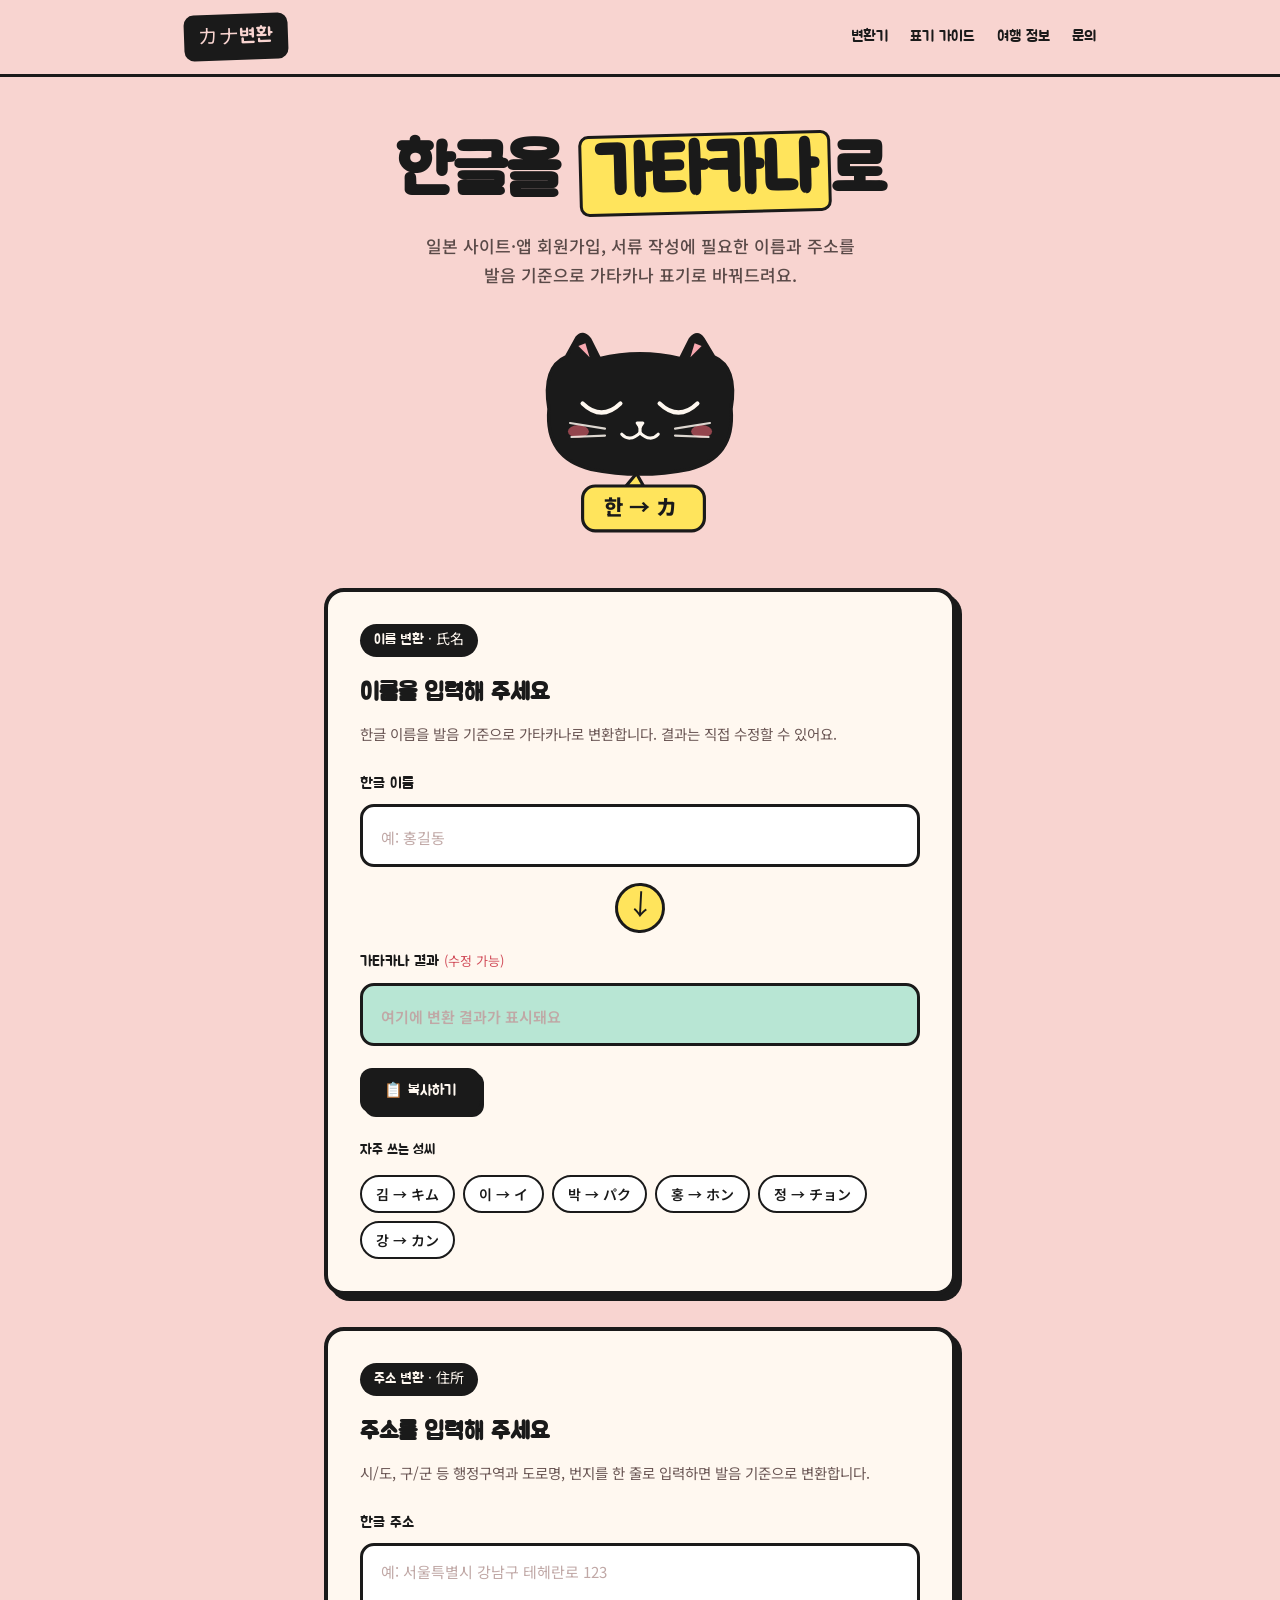
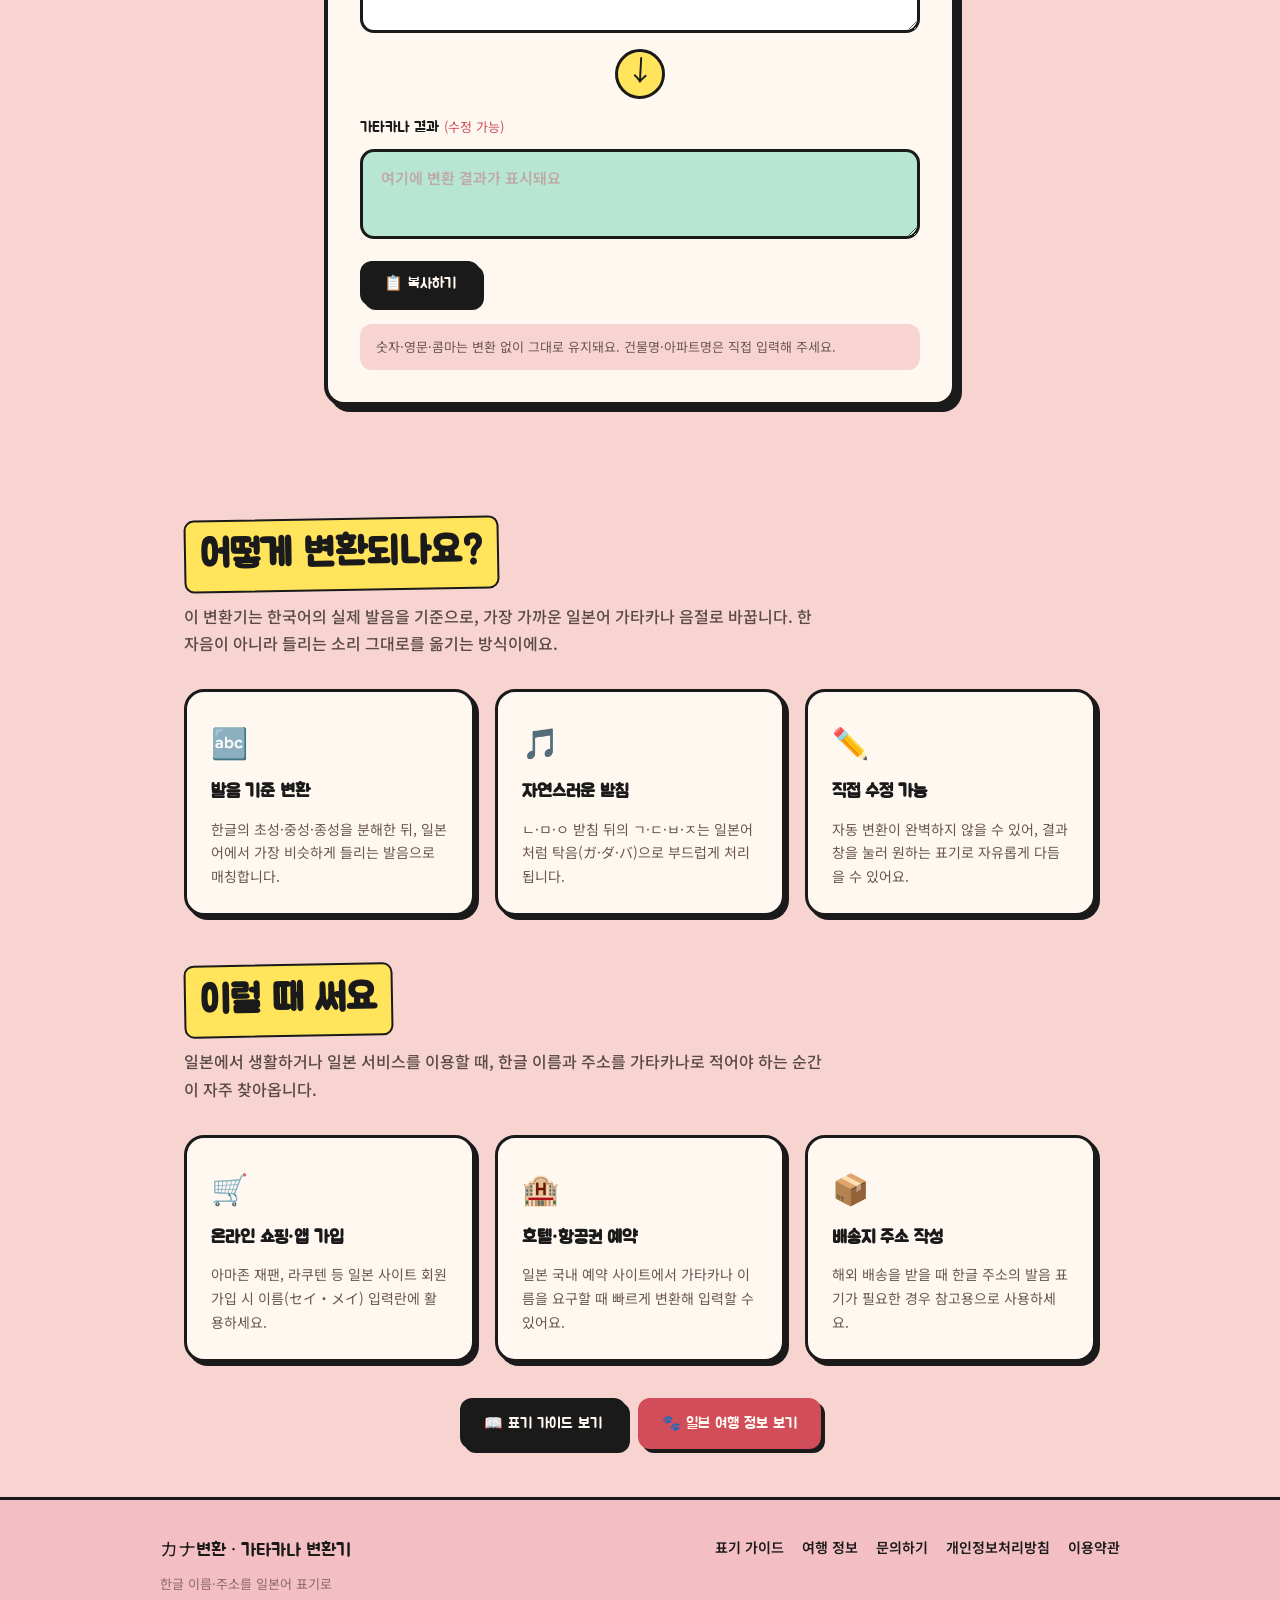
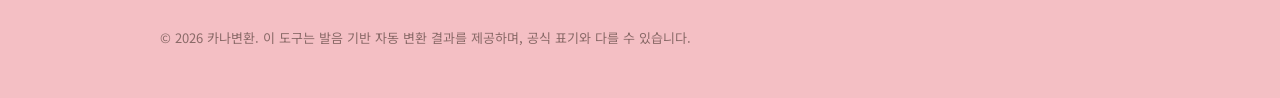
<file: index.html>
<!DOCTYPE html>
<html lang="ko">
<head>
<script async src="https://pagead2.googlesyndication.com/pagead/js/adsbygoogle.js?client=ca-pub-5680068113267734"
     crossorigin="anonymous"></script>
<meta charset="UTF-8">
<meta name="viewport" content="width=device-width, initial-scale=1.0">
<title>가타카나 변환기 | 한글 이름·주소를 일본어 표기로</title>
<meta name="description" content="한글 이름과 주소를 발음 기준으로 가타카나로 변환해주는 무료 도구입니다. 일본 사이트·앱 회원가입, 서류 작성에 필요한 일본어 표기를 빠르고 정확하게 만들어보세요.">
<meta name="keywords" content="가타카나 변환, 한글 가타카나, 이름 가타카나, 일본어 이름 변환, 주소 가타카나">
<meta property="og:title" content="가타카나 변환기 | 한글을 일본어 표기로">
<meta property="og:description" content="한글 이름과 주소를 가타카나로 쉽게 변환하세요.">
<meta property="og:type" content="website">
<link rel="preconnect" href="https://fonts.googleapis.com">
<link rel="preconnect" href="https://fonts.gstatic.com" crossorigin>
<link href="https://fonts.googleapis.com/css2?family=Jua&family=Noto+Sans+KR:wght@400;500;700&family=Zen+Maru+Gothic:wght@500;700&family=Zen+Kaku+Gothic+New:wght@500;700&display=swap" rel="stylesheet">
<link rel="stylesheet" href="style.css">
</head>
<body>

  <header class="site-header">
    <div class="header-inner">
      <a href="index.html" class="logo">カナ변환</a>
      <button class="nav-toggle" aria-label="메뉴 열기" aria-expanded="false">
        <span></span><span></span><span></span>
      </button>
      <nav class="header-nav">
        <a href="index.html" class="nav-link">변환기</a>
        <a href="guide.html" class="nav-link">표기 가이드</a>
        <a href="travel.html" class="nav-link">여행 정보</a>
        <a href="contact.html" class="nav-link">문의</a>
      </nav>
    </div>
  </header>

  <main>
    <!-- HERO -->
    <section class="hero">
      <h1 class="hero-title">한글을 <span class="pop">가타카나</span>로</h1>
      <p class="hero-sub">일본 사이트·앱 회원가입, 서류 작성에 필요한 이름과 주소를<br>발음 기준으로 가타카나 표기로 바꿔드려요.</p>
      <div class="hero-mascot">
        <!-- 마스코트 인라인 SVG -->
        <svg viewBox="0 0 400 340" xmlns="http://www.w3.org/2000/svg" role="img" aria-label="한글을 가타카나로 바꿔주는 검정 고양이 마스코트 캐릭터">
          <g stroke="#1A1A1A" stroke-width="5" stroke-linejoin="round" stroke-linecap="round">
            <path d="M70 130 Q60 70 95 55 L110 28 Q118 18 128 30 L142 58 Q200 44 258 58 L272 30 Q282 18 290 30 L305 55 Q340 70 330 130 Q336 200 270 216 Q200 230 130 216 Q64 200 70 130 Z" fill="#1A1A1A"/>
            <path d="M112 40 L122 36 L128 56 Z" fill="#F8A8B0" stroke="none"/>
            <path d="M288 40 L278 36 L272 56 Z" fill="#F8A8B0" stroke="none"/>
          </g>
          <g fill="none" stroke="#FFF8F0" stroke-width="6" stroke-linecap="round">
            <path d="M118 122 Q145 148 172 122"/>
            <path d="M228 122 Q255 148 282 122"/>
          </g>
          <ellipse cx="112" cy="162" rx="15" ry="9" fill="#F86A78" stroke="none" opacity="0.55"/>
          <ellipse cx="288" cy="162" rx="15" ry="9" fill="#F86A78" stroke="none" opacity="0.55"/>
          <g fill="none" stroke="#FFF8F0" stroke-width="4.5" stroke-linecap="round" stroke-linejoin="round">
            <path d="M196 150 L204 150 L200 156 Z" fill="#FFF8F0"/>
            <path d="M200 156 L200 164"/>
            <path d="M200 164 Q185 178 174 166"/>
            <path d="M200 164 Q215 178 226 166"/>
          </g>
          <g stroke="#FFF8F0" stroke-width="3" stroke-linecap="round" opacity="0.85">
            <path d="M150 158 L100 150"/>
            <path d="M150 168 L102 170"/>
            <path d="M250 158 L300 150"/>
            <path d="M250 168 L298 170"/>
          </g>
          <g>
            <path d="M180 240 L195 222 L205 240 Z" fill="#FFE45C" stroke="#1A1A1A" stroke-width="4.5" stroke-linejoin="round"/>
            <rect x="118" y="240" width="174" height="64" rx="18" fill="#FFE45C" stroke="#1A1A1A" stroke-width="4.5"/>
            <text x="200" y="282" font-family="'Noto Sans KR', sans-serif" font-size="30" font-weight="800" fill="#1A1A1A" text-anchor="middle">한 → カ</text>
          </g>
        </svg>
      </div>
    </section>

    <!-- CONVERTER -->
    <div class="converter-wrap">
      <!-- 이름 변환 -->
      <section class="converter-card" id="name">
        <span class="card-tag">이름 변환 · 氏名</span>
        <h2 class="card-title">이름을 입력해 주세요</h2>
        <p class="card-desc">한글 이름을 발음 기준으로 가타카나로 변환합니다. 결과는 직접 수정할 수 있어요.</p>

        <div class="field-group">
          <label for="name-input" class="field-label">한글 이름</label>
          <input type="text" id="name-input" class="field-input" placeholder="예: 홍길동" autocomplete="off" maxlength="30">
        </div>

        <div class="arrow-divider" aria-hidden="true"><span>↓</span></div>

        <div class="field-group">
          <label for="name-output" class="field-label">가타카나 결과 <span class="label-editable">(수정 가능)</span></label>
          <input type="text" id="name-output" class="field-input field-output" placeholder="여기에 변환 결과가 표시돼요" autocomplete="off">
        </div>

        <div class="result-actions">
          <button type="button" class="btn-copy" data-copy-target="name-output">📋 복사하기</button>
          <span class="copy-feedback" aria-live="polite"></span>
        </div>

        <div class="surname-hint">
          <p class="surname-hint-title">자주 쓰는 성씨</p>
          <div class="surname-chips">
            <button type="button" class="chip" data-name="김">김 → キム</button>
            <button type="button" class="chip" data-name="이">이 → イ</button>
            <button type="button" class="chip" data-name="박">박 → パク</button>
            <button type="button" class="chip" data-name="홍">홍 → ホン</button>
            <button type="button" class="chip" data-name="정">정 → チョン</button>
            <button type="button" class="chip" data-name="강">강 → カン</button>
          </div>
        </div>
      </section>

      <!-- 주소 변환 -->
      <section class="converter-card" id="address">
        <span class="card-tag">주소 변환 · 住所</span>
        <h2 class="card-title">주소를 입력해 주세요</h2>
        <p class="card-desc">시/도, 구/군 등 행정구역과 도로명, 번지를 한 줄로 입력하면 발음 기준으로 변환합니다.</p>

        <div class="field-group">
          <label for="address-input" class="field-label">한글 주소</label>
          <textarea id="address-input" class="field-input field-textarea" placeholder="예: 서울특별시 강남구 테헤란로 123" rows="2" maxlength="200"></textarea>
        </div>

        <div class="arrow-divider" aria-hidden="true"><span>↓</span></div>

        <div class="field-group">
          <label for="address-output" class="field-label">가타카나 결과 <span class="label-editable">(수정 가능)</span></label>
          <textarea id="address-output" class="field-input field-output field-textarea" placeholder="여기에 변환 결과가 표시돼요" rows="2"></textarea>
        </div>

        <div class="result-actions">
          <button type="button" class="btn-copy" data-copy-target="address-output">📋 복사하기</button>
          <span class="copy-feedback" aria-live="polite"></span>
        </div>

        <div class="note-box">숫자·영문·콤마는 변환 없이 그대로 유지돼요. 건물명·아파트명은 직접 입력해 주세요.</div>
      </section>
    </div>

    <!-- 정보성 콘텐츠: 어떻게 변환되나요 -->
    <section class="content-section">
      <h2 class="section-heading marker">어떻게 변환되나요?</h2>
      <p class="section-lead">이 변환기는 한국어의 실제 발음을 기준으로, 가장 가까운 일본어 가타카나 음절로 바꿉니다. 한자음이 아니라 들리는 소리 그대로를 옮기는 방식이에요.</p>
      <div class="info-grid">
        <div class="info-card">
          <span class="emoji" aria-hidden="true">🔤</span>
          <h3>발음 기준 변환</h3>
          <p>한글의 초성·중성·종성을 분해한 뒤, 일본어에서 가장 비슷하게 들리는 발음으로 매칭합니다.</p>
        </div>
        <div class="info-card">
          <span class="emoji" aria-hidden="true">🎵</span>
          <h3>자연스러운 받침</h3>
          <p>ㄴ·ㅁ·ㅇ 받침 뒤의 ㄱ·ㄷ·ㅂ·ㅈ는 일본어처럼 탁음(ガ·ダ·バ)으로 부드럽게 처리됩니다.</p>
        </div>
        <div class="info-card">
          <span class="emoji" aria-hidden="true">✏️</span>
          <h3>직접 수정 가능</h3>
          <p>자동 변환이 완벽하지 않을 수 있어, 결과창을 눌러 원하는 표기로 자유롭게 다듬을 수 있어요.</p>
        </div>
      </div>
    </section>

    <!-- 정보성 콘텐츠: 어디에 쓰나요 -->
    <section class="content-section" style="padding-top:0;">
      <h2 class="section-heading marker">이럴 때 써요</h2>
      <p class="section-lead">일본에서 생활하거나 일본 서비스를 이용할 때, 한글 이름과 주소를 가타카나로 적어야 하는 순간이 자주 찾아옵니다.</p>
      <div class="info-grid">
        <div class="info-card">
          <span class="emoji" aria-hidden="true">🛒</span>
          <h3>온라인 쇼핑·앱 가입</h3>
          <p>아마존 재팬, 라쿠텐 등 일본 사이트 회원가입 시 이름(セイ・メイ) 입력란에 활용하세요.</p>
        </div>
        <div class="info-card">
          <span class="emoji" aria-hidden="true">🏨</span>
          <h3>호텔·항공권 예약</h3>
          <p>일본 국내 예약 사이트에서 가타카나 이름을 요구할 때 빠르게 변환해 입력할 수 있어요.</p>
        </div>
        <div class="info-card">
          <span class="emoji" aria-hidden="true">📦</span>
          <h3>배송지 주소 작성</h3>
          <p>해외 배송을 받을 때 한글 주소의 발음 표기가 필요한 경우 참고용으로 사용하세요.</p>
        </div>
      </div>
      <div style="text-align:center; margin-top:36px; display:flex; gap:12px; justify-content:center; flex-wrap:wrap;">
        <a href="guide.html" class="btn-copy" style="text-decoration:none;">📖 표기 가이드 보기</a>
        <a href="travel.html" class="btn-copy" style="text-decoration:none; background:#D14D5A;">🐾 일본 여행 정보 보기</a>
      </div>
    </section>
  </main>

  <footer class="site-footer">
    <div class="footer-inner">
      <div>
        <div class="footer-brand">カナ변환 · 가타카나 변환기</div>
        <p style="font-size:13px; color:#8A6A68; margin:6px 0 0;">한글 이름·주소를 일본어 표기로</p>
      </div>
      <nav class="footer-links" aria-label="사이트 정보">
        <a href="guide.html">표기 가이드</a>
        <a href="travel.html">여행 정보</a>
        <a href="contact.html">문의하기</a>
        <a href="privacy.html">개인정보처리방침</a>
        <a href="terms.html">이용약관</a>
      </nav>
      <p class="footer-copy">© 2026 카나변환. 이 도구는 발음 기반 자동 변환 결과를 제공하며, 공식 표기와 다를 수 있습니다.</p>
    </div>
  </footer>

  <script src="converter.js"></script>
  <script src="script.js"></script>
</body>
</html>
</file>
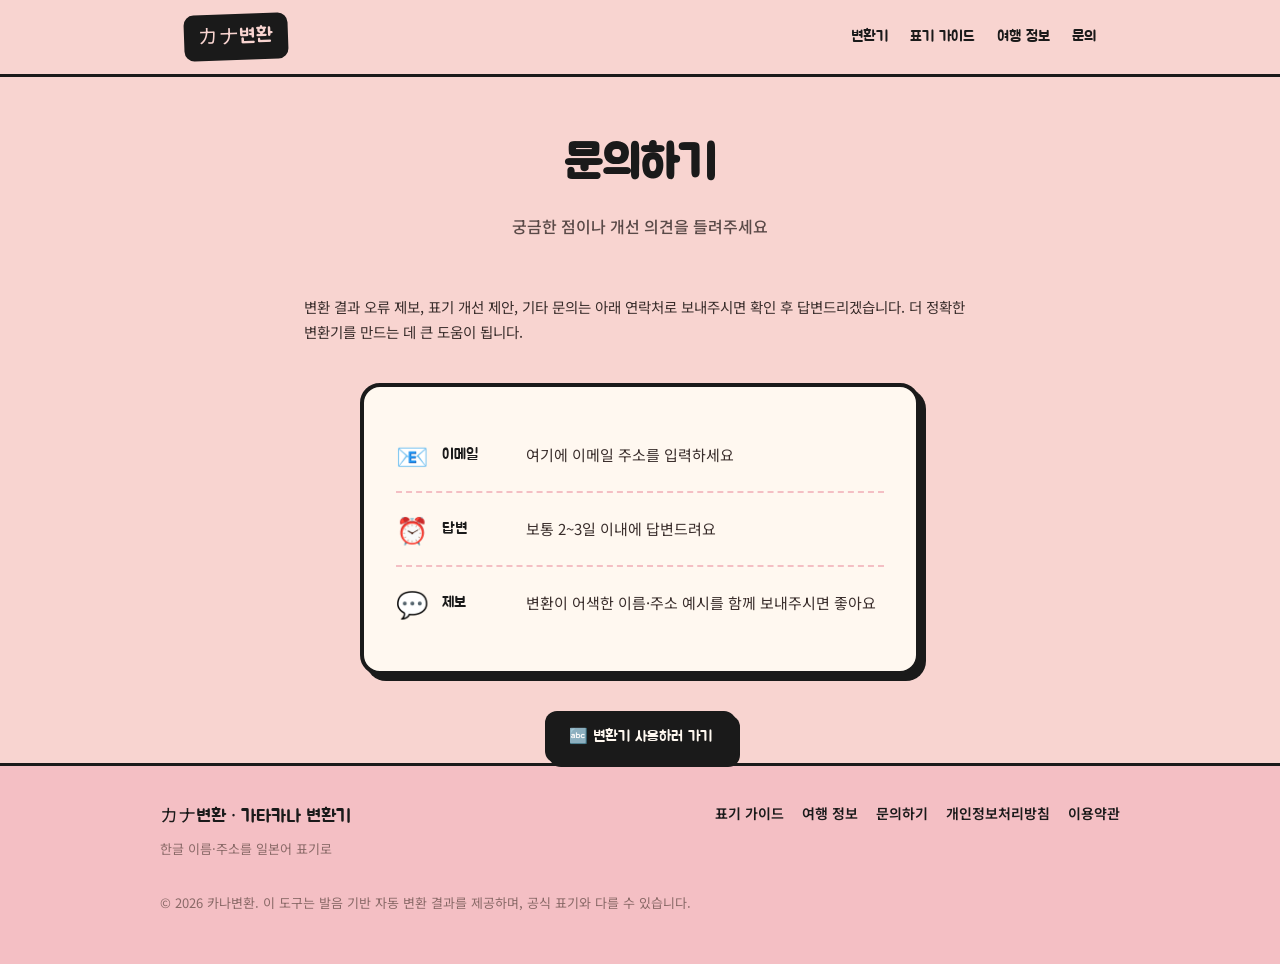
<file: contact.html>
<!DOCTYPE html>
<html lang="ko">
<head>
<script async src="https://pagead2.googlesyndication.com/pagead/js/adsbygoogle.js?client=ca-pub-5680068113267734"
     crossorigin="anonymous"></script>
<meta charset="UTF-8">
<meta name="viewport" content="width=device-width, initial-scale=1.0">
<title>문의하기 | 가타카나 변환기</title>
<meta name="description" content="가타카나 변환기에 대한 문의, 오류 제보, 표기 제안을 보내주세요.">
<link rel="preconnect" href="https://fonts.googleapis.com">
<link rel="preconnect" href="https://fonts.gstatic.com" crossorigin>
<link href="https://fonts.googleapis.com/css2?family=Jua&family=Noto+Sans+KR:wght@400;500;700&display=swap" rel="stylesheet">
<link rel="stylesheet" href="style.css">
</head>
<body>

  <header class="site-header">
    <div class="header-inner">
      <a href="index.html" class="logo">カナ변환</a>
      <button class="nav-toggle" aria-label="메뉴 열기" aria-expanded="false">
        <span></span><span></span><span></span>
      </button>
      <nav class="header-nav">
        <a href="index.html" class="nav-link">변환기</a>
        <a href="guide.html" class="nav-link">표기 가이드</a>
        <a href="travel.html" class="nav-link">여행 정보</a>
        <a href="contact.html" class="nav-link">문의</a>
      </nav>
    </div>
  </header>

  <main>
    <div class="page-header">
      <h1>문의하기</h1>
      <p>궁금한 점이나 개선 의견을 들려주세요</p>
    </div>

    <div class="legal" style="padding-bottom:24px;">
      <p>변환 결과 오류 제보, 표기 개선 제안, 기타 문의는 아래 연락처로 보내주시면 확인 후 답변드리겠습니다. 더 정확한 변환기를 만드는 데 큰 도움이 됩니다.</p>
    </div>

    <div class="contact-card">
      <div class="contact-row">
        <span class="emoji" aria-hidden="true">📧</span>
        <span class="label">이메일</span>
        <span class="value">여기에 이메일 주소를 입력하세요</span>
      </div>
      <div class="contact-row">
        <span class="emoji" aria-hidden="true">⏰</span>
        <span class="label">답변</span>
        <span class="value">보통 2~3일 이내에 답변드려요</span>
      </div>
      <div class="contact-row">
        <span class="emoji" aria-hidden="true">💬</span>
        <span class="label">제보</span>
        <span class="value">변환이 어색한 이름·주소 예시를 함께 보내주시면 좋아요</span>
      </div>
    </div>

    <div style="text-align:center; margin-top:36px;">
      <a href="index.html" class="btn-copy" style="text-decoration:none;">🔤 변환기 사용하러 가기</a>
    </div>
  </main>

  <footer class="site-footer">
    <div class="footer-inner">
      <div>
        <div class="footer-brand">カナ변환 · 가타카나 변환기</div>
        <p style="font-size:13px; color:#8A6A68; margin:6px 0 0;">한글 이름·주소를 일본어 표기로</p>
      </div>
      <nav class="footer-links" aria-label="사이트 정보">
        <a href="guide.html">표기 가이드</a>
        <a href="travel.html">여행 정보</a>
        <a href="contact.html">문의하기</a>
        <a href="privacy.html">개인정보처리방침</a>
        <a href="terms.html">이용약관</a>
      </nav>
      <p class="footer-copy">© 2026 카나변환. 이 도구는 발음 기반 자동 변환 결과를 제공하며, 공식 표기와 다를 수 있습니다.</p>
    </div>
  </footer>

  <script src="script.js"></script>
</body>
</html>
</file>
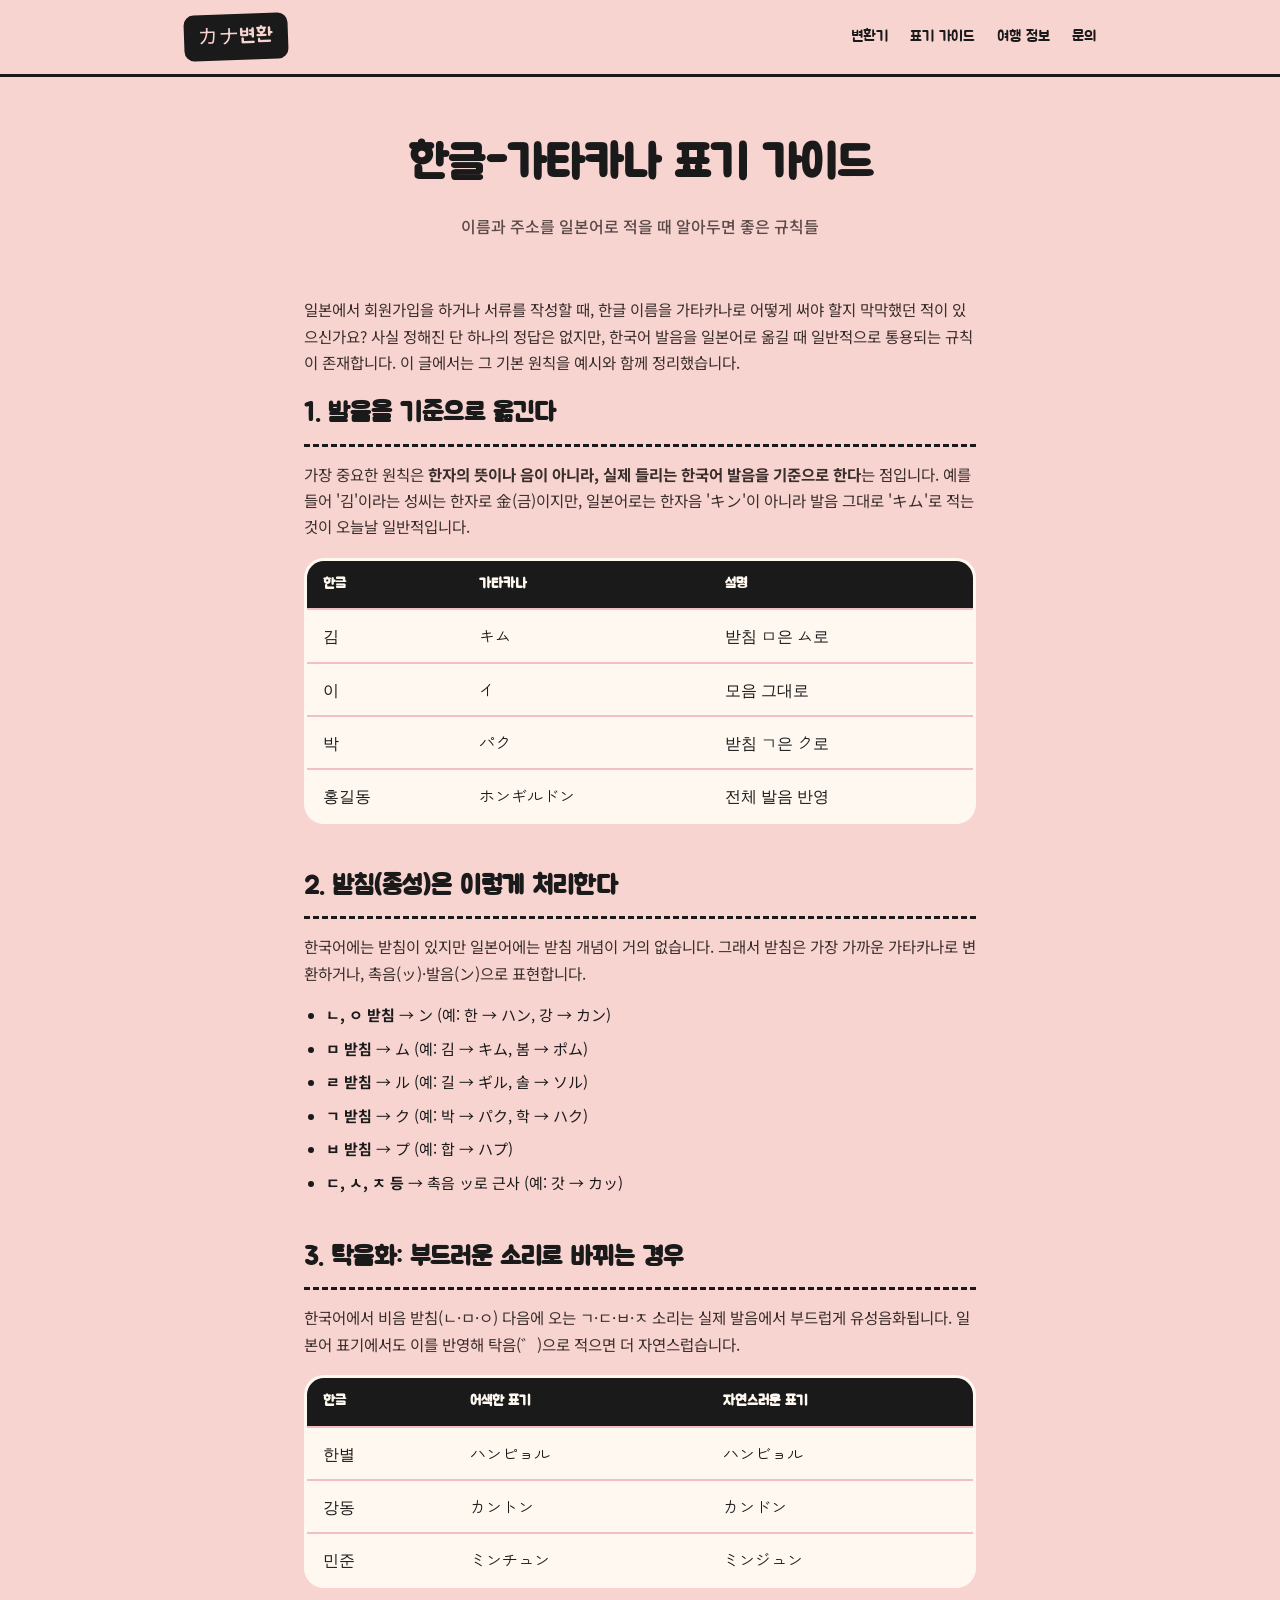
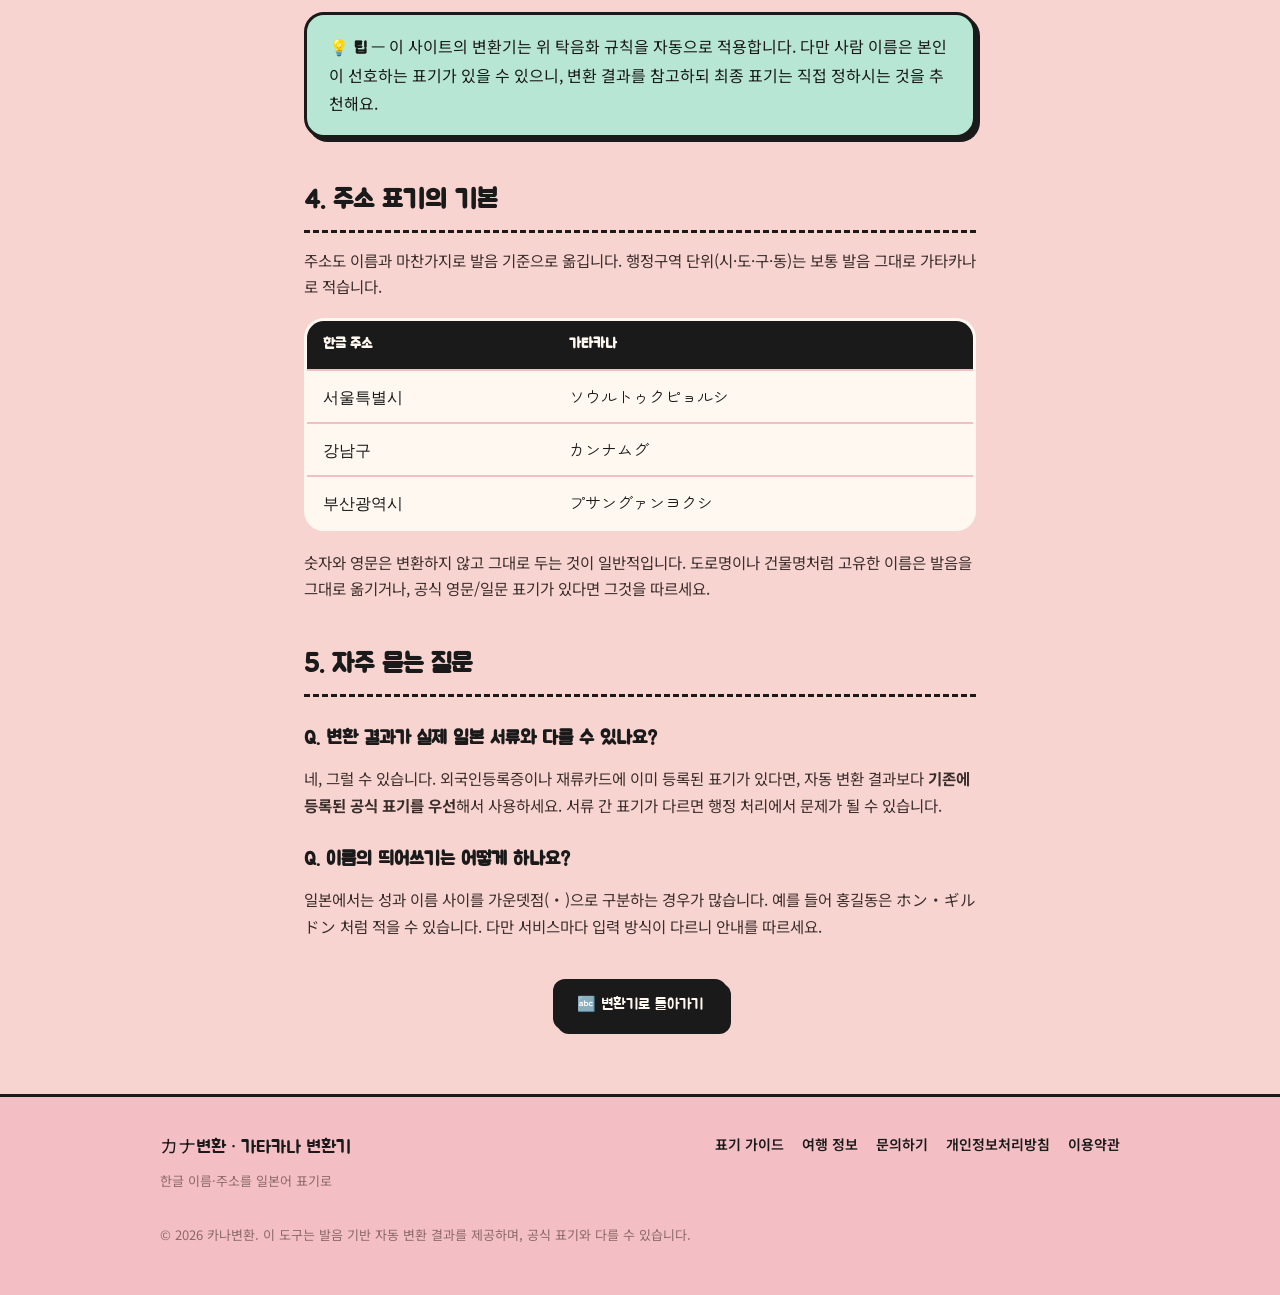
<file: guide.html>
<!DOCTYPE html>
<html lang="ko">
<head>
<script async src="https://pagead2.googlesyndication.com/pagead/js/adsbygoogle.js?client=ca-pub-5680068113267734"
     crossorigin="anonymous"></script>
<meta charset="UTF-8">
<meta name="viewport" content="width=device-width, initial-scale=1.0">
<title>한글-가타카나 표기 가이드 | 가타카나 변환기</title>
<meta name="description" content="한글 이름과 주소를 가타카나로 표기하는 규칙을 정리했습니다. 받침 처리, 탁음화, 자주 틀리는 표기까지 예시와 함께 설명합니다.">
<link rel="preconnect" href="https://fonts.googleapis.com">
<link rel="preconnect" href="https://fonts.gstatic.com" crossorigin>
<link href="https://fonts.googleapis.com/css2?family=Jua&family=Noto+Sans+KR:wght@400;500;700&family=Zen+Maru+Gothic:wght@500;700&family=Zen+Kaku+Gothic+New:wght@500;700&display=swap" rel="stylesheet">
<link rel="stylesheet" href="style.css">
</head>
<body>

  <header class="site-header">
    <div class="header-inner">
      <a href="index.html" class="logo">カナ변환</a>
      <button class="nav-toggle" aria-label="메뉴 열기" aria-expanded="false">
        <span></span><span></span><span></span>
      </button>
      <nav class="header-nav">
        <a href="index.html" class="nav-link">변환기</a>
        <a href="guide.html" class="nav-link">표기 가이드</a>
        <a href="travel.html" class="nav-link">여행 정보</a>
        <a href="contact.html" class="nav-link">문의</a>
      </nav>
    </div>
  </header>

  <main>
    <div class="page-header">
      <h1>한글-가타카나 표기 가이드</h1>
      <p>이름과 주소를 일본어로 적을 때 알아두면 좋은 규칙들</p>
    </div>

    <article class="article">
      <p>일본에서 회원가입을 하거나 서류를 작성할 때, 한글 이름을 가타카나로 어떻게 써야 할지 막막했던 적이 있으신가요? 사실 정해진 단 하나의 정답은 없지만, 한국어 발음을 일본어로 옮길 때 일반적으로 통용되는 규칙이 존재합니다. 이 글에서는 그 기본 원칙을 예시와 함께 정리했습니다.</p>

      <h2>1. 발음을 기준으로 옮긴다</h2>
      <p>가장 중요한 원칙은 <strong>한자의 뜻이나 음이 아니라, 실제 들리는 한국어 발음을 기준으로 한다</strong>는 점입니다. 예를 들어 '김'이라는 성씨는 한자로 金(금)이지만, 일본어로는 한자음 'キン'이 아니라 발음 그대로 'キム'로 적는 것이 오늘날 일반적입니다.</p>

      <table class="example-table">
        <thead><tr><th>한글</th><th>가타카나</th><th>설명</th></tr></thead>
        <tbody>
          <tr><td>김</td><td>キム</td><td>받침 ㅁ은 ム로</td></tr>
          <tr><td>이</td><td>イ</td><td>모음 그대로</td></tr>
          <tr><td>박</td><td>パク</td><td>받침 ㄱ은 ク로</td></tr>
          <tr><td>홍길동</td><td>ホンギルドン</td><td>전체 발음 반영</td></tr>
        </tbody>
      </table>

      <h2>2. 받침(종성)은 이렇게 처리한다</h2>
      <p>한국어에는 받침이 있지만 일본어에는 받침 개념이 거의 없습니다. 그래서 받침은 가장 가까운 가타카나로 변환하거나, 촉음(ッ)·발음(ン)으로 표현합니다.</p>
      <ul>
        <li><strong>ㄴ, ㅇ 받침</strong> → ン (예: 한 → ハン, 강 → カン)</li>
        <li><strong>ㅁ 받침</strong> → ム (예: 김 → キム, 봄 → ポム)</li>
        <li><strong>ㄹ 받침</strong> → ル (예: 길 → ギル, 솔 → ソル)</li>
        <li><strong>ㄱ 받침</strong> → ク (예: 박 → パク, 학 → ハク)</li>
        <li><strong>ㅂ 받침</strong> → プ (예: 합 → ハプ)</li>
        <li><strong>ㄷ, ㅅ, ㅈ 등</strong> → 촉음 ッ로 근사 (예: 갓 → カッ)</li>
      </ul>

      <h2>3. 탁음화: 부드러운 소리로 바뀌는 경우</h2>
      <p>한국어에서 비음 받침(ㄴ·ㅁ·ㅇ) 다음에 오는 ㄱ·ㄷ·ㅂ·ㅈ 소리는 실제 발음에서 부드럽게 유성음화됩니다. 일본어 표기에서도 이를 반영해 탁음(゛)으로 적으면 더 자연스럽습니다.</p>

      <table class="example-table">
        <thead><tr><th>한글</th><th>어색한 표기</th><th>자연스러운 표기</th></tr></thead>
        <tbody>
          <tr><td>한별</td><td>ハンピョル</td><td>ハンビョル</td></tr>
          <tr><td>강동</td><td>カントン</td><td>カンドン</td></tr>
          <tr><td>민준</td><td>ミンチュン</td><td>ミンジュン</td></tr>
        </tbody>
      </table>

      <div class="callout">
        <strong>💡 팁</strong> — 이 사이트의 변환기는 위 탁음화 규칙을 자동으로 적용합니다. 다만 사람 이름은 본인이 선호하는 표기가 있을 수 있으니, 변환 결과를 참고하되 최종 표기는 직접 정하시는 것을 추천해요.
      </div>

      <h2>4. 주소 표기의 기본</h2>
      <p>주소도 이름과 마찬가지로 발음 기준으로 옮깁니다. 행정구역 단위(시·도·구·동)는 보통 발음 그대로 가타카나로 적습니다.</p>
      <table class="example-table">
        <thead><tr><th>한글 주소</th><th>가타카나</th></tr></thead>
        <tbody>
          <tr><td>서울특별시</td><td>ソウルトゥクピョルシ</td></tr>
          <tr><td>강남구</td><td>カンナムグ</td></tr>
          <tr><td>부산광역시</td><td>プサングァンヨクシ</td></tr>
        </tbody>
      </table>
      <p>숫자와 영문은 변환하지 않고 그대로 두는 것이 일반적입니다. 도로명이나 건물명처럼 고유한 이름은 발음을 그대로 옮기거나, 공식 영문/일문 표기가 있다면 그것을 따르세요.</p>

      <h2>5. 자주 묻는 질문</h2>
      <h3>Q. 변환 결과가 실제 일본 서류와 다를 수 있나요?</h3>
      <p>네, 그럴 수 있습니다. 외국인등록증이나 재류카드에 이미 등록된 표기가 있다면, 자동 변환 결과보다 <strong>기존에 등록된 공식 표기를 우선</strong>해서 사용하세요. 서류 간 표기가 다르면 행정 처리에서 문제가 될 수 있습니다.</p>
      <h3>Q. 이름의 띄어쓰기는 어떻게 하나요?</h3>
      <p>일본에서는 성과 이름 사이를 가운뎃점(・)으로 구분하는 경우가 많습니다. 예를 들어 홍길동은 ホン・ギルドン 처럼 적을 수 있습니다. 다만 서비스마다 입력 방식이 다르니 안내를 따르세요.</p>

      <div style="text-align:center; margin-top:40px;">
        <a href="index.html#name" class="btn-copy" style="text-decoration:none;">🔤 변환기로 돌아가기</a>
      </div>
    </article>
  </main>

  <footer class="site-footer">
    <div class="footer-inner">
      <div>
        <div class="footer-brand">カナ변환 · 가타카나 변환기</div>
        <p style="font-size:13px; color:#8A6A68; margin:6px 0 0;">한글 이름·주소를 일본어 표기로</p>
      </div>
      <nav class="footer-links" aria-label="사이트 정보">
        <a href="guide.html">표기 가이드</a>
        <a href="travel.html">여행 정보</a>
        <a href="contact.html">문의하기</a>
        <a href="privacy.html">개인정보처리방침</a>
        <a href="terms.html">이용약관</a>
      </nav>
      <p class="footer-copy">© 2026 카나변환. 이 도구는 발음 기반 자동 변환 결과를 제공하며, 공식 표기와 다를 수 있습니다.</p>
    </div>
  </footer>

  <script src="script.js"></script>
</body>
</html>
</file>
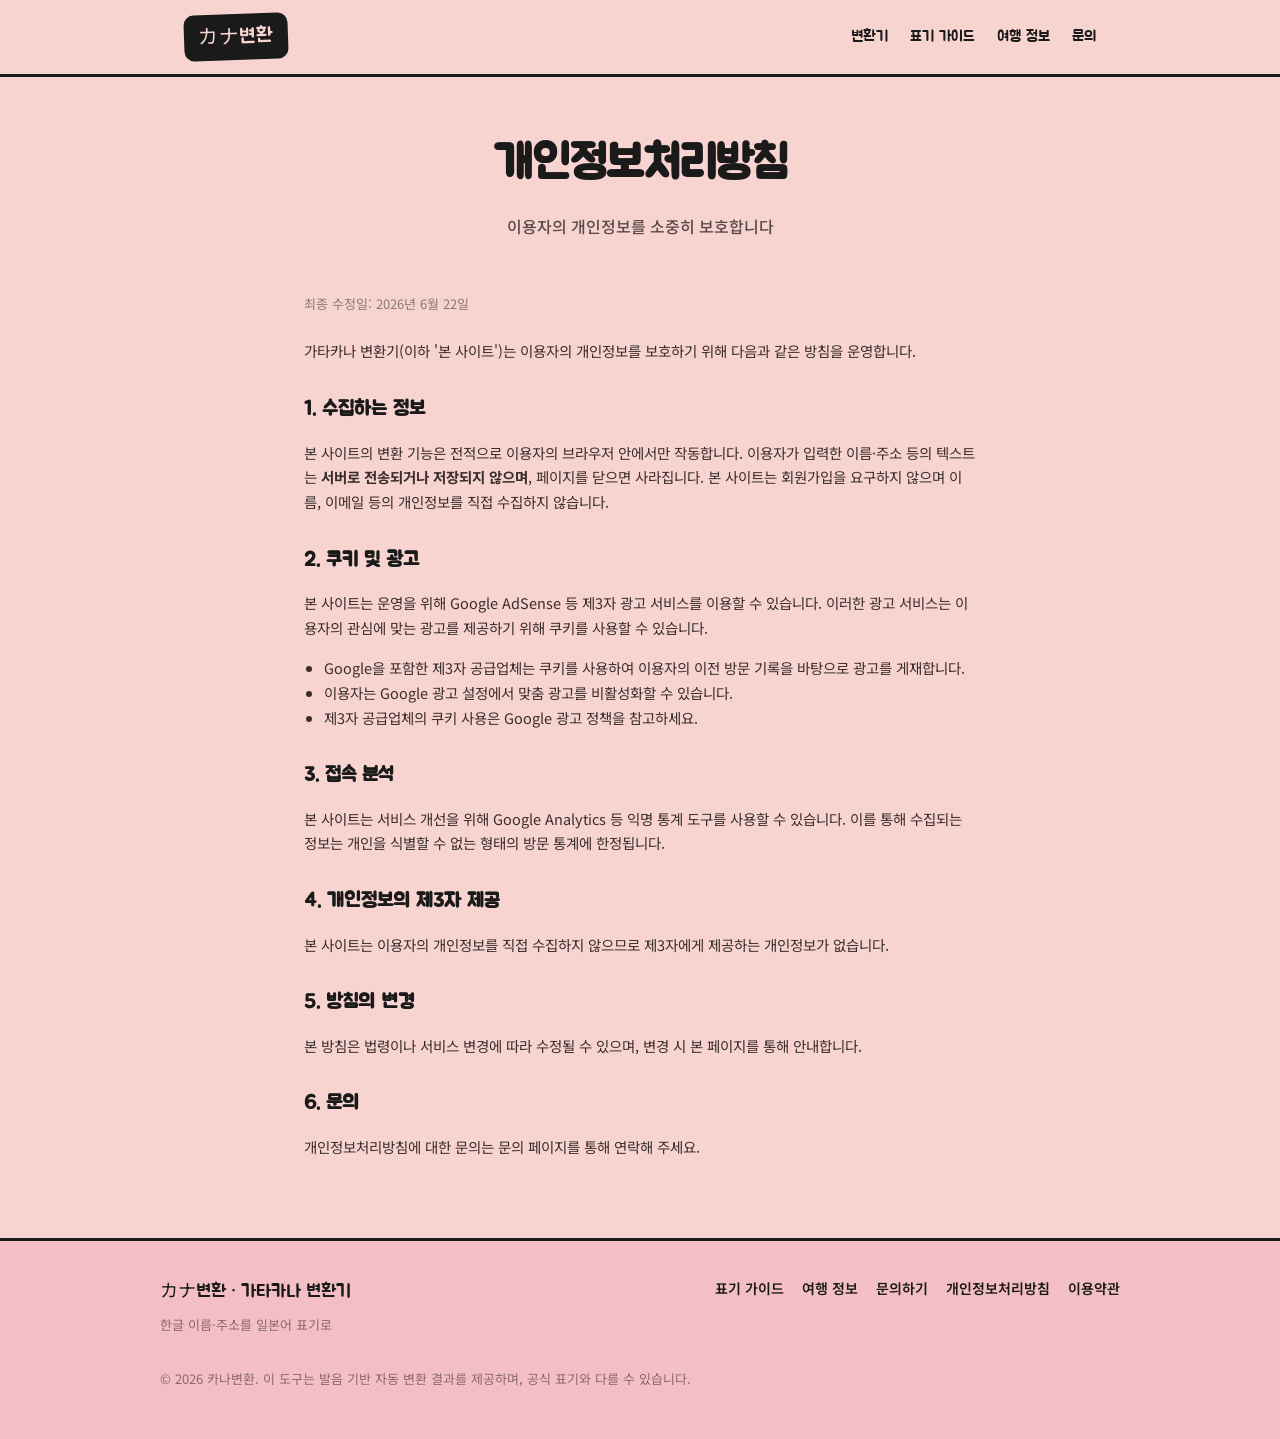
<file: privacy.html>
<!DOCTYPE html>
<html lang="ko">
<head>
<script async src="https://pagead2.googlesyndication.com/pagead/js/adsbygoogle.js?client=ca-pub-5680068113267734"
     crossorigin="anonymous"></script>
<meta charset="UTF-8">
<meta name="viewport" content="width=device-width, initial-scale=1.0">
<title>개인정보처리방침 | 가타카나 변환기</title>
<meta name="description" content="가타카나 변환기의 개인정보처리방침입니다. 수집하는 정보와 쿠키, 광고에 대한 안내를 확인하세요.">
<link rel="preconnect" href="https://fonts.googleapis.com">
<link rel="preconnect" href="https://fonts.gstatic.com" crossorigin>
<link href="https://fonts.googleapis.com/css2?family=Jua&family=Noto+Sans+KR:wght@400;500;700&display=swap" rel="stylesheet">
<link rel="stylesheet" href="style.css">
</head>
<body>

  <header class="site-header">
    <div class="header-inner">
      <a href="index.html" class="logo">カナ변환</a>
      <button class="nav-toggle" aria-label="메뉴 열기" aria-expanded="false">
        <span></span><span></span><span></span>
      </button>
      <nav class="header-nav">
        <a href="index.html" class="nav-link">변환기</a>
        <a href="guide.html" class="nav-link">표기 가이드</a>
        <a href="travel.html" class="nav-link">여행 정보</a>
        <a href="contact.html" class="nav-link">문의</a>
      </nav>
    </div>
  </header>

  <main>
    <div class="page-header">
      <h1>개인정보처리방침</h1>
      <p>이용자의 개인정보를 소중히 보호합니다</p>
    </div>

    <div class="legal">
      <p class="updated">최종 수정일: 2026년 6월 22일</p>

      <p>가타카나 변환기(이하 '본 사이트')는 이용자의 개인정보를 보호하기 위해 다음과 같은 방침을 운영합니다.</p>

      <h2>1. 수집하는 정보</h2>
      <p>본 사이트의 변환 기능은 전적으로 이용자의 브라우저 안에서만 작동합니다. 이용자가 입력한 이름·주소 등의 텍스트는 <strong>서버로 전송되거나 저장되지 않으며</strong>, 페이지를 닫으면 사라집니다. 본 사이트는 회원가입을 요구하지 않으며 이름, 이메일 등의 개인정보를 직접 수집하지 않습니다.</p>

      <h2>2. 쿠키 및 광고</h2>
      <p>본 사이트는 운영을 위해 Google AdSense 등 제3자 광고 서비스를 이용할 수 있습니다. 이러한 광고 서비스는 이용자의 관심에 맞는 광고를 제공하기 위해 쿠키를 사용할 수 있습니다.</p>
      <ul>
        <li>Google을 포함한 제3자 공급업체는 쿠키를 사용하여 이용자의 이전 방문 기록을 바탕으로 광고를 게재합니다.</li>
        <li>이용자는 <a href="https://www.google.com/settings/ads" target="_blank" rel="noopener">Google 광고 설정</a>에서 맞춤 광고를 비활성화할 수 있습니다.</li>
        <li>제3자 공급업체의 쿠키 사용은 <a href="https://policies.google.com/technologies/ads" target="_blank" rel="noopener">Google 광고 정책</a>을 참고하세요.</li>
      </ul>

      <h2>3. 접속 분석</h2>
      <p>본 사이트는 서비스 개선을 위해 Google Analytics 등 익명 통계 도구를 사용할 수 있습니다. 이를 통해 수집되는 정보는 개인을 식별할 수 없는 형태의 방문 통계에 한정됩니다.</p>

      <h2>4. 개인정보의 제3자 제공</h2>
      <p>본 사이트는 이용자의 개인정보를 직접 수집하지 않으므로 제3자에게 제공하는 개인정보가 없습니다.</p>

      <h2>5. 방침의 변경</h2>
      <p>본 방침은 법령이나 서비스 변경에 따라 수정될 수 있으며, 변경 시 본 페이지를 통해 안내합니다.</p>

      <h2>6. 문의</h2>
      <p>개인정보처리방침에 대한 문의는 <a href="contact.html">문의 페이지</a>를 통해 연락해 주세요.</p>
    </div>
  </main>

  <footer class="site-footer">
    <div class="footer-inner">
      <div>
        <div class="footer-brand">カナ변환 · 가타카나 변환기</div>
        <p style="font-size:13px; color:#8A6A68; margin:6px 0 0;">한글 이름·주소를 일본어 표기로</p>
      </div>
      <nav class="footer-links" aria-label="사이트 정보">
        <a href="guide.html">표기 가이드</a>
        <a href="travel.html">여행 정보</a>
        <a href="contact.html">문의하기</a>
        <a href="privacy.html">개인정보처리방침</a>
        <a href="terms.html">이용약관</a>
      </nav>
      <p class="footer-copy">© 2026 카나변환. 이 도구는 발음 기반 자동 변환 결과를 제공하며, 공식 표기와 다를 수 있습니다.</p>
    </div>
  </footer>

  <script src="script.js"></script>
</body>
</html>
</file>
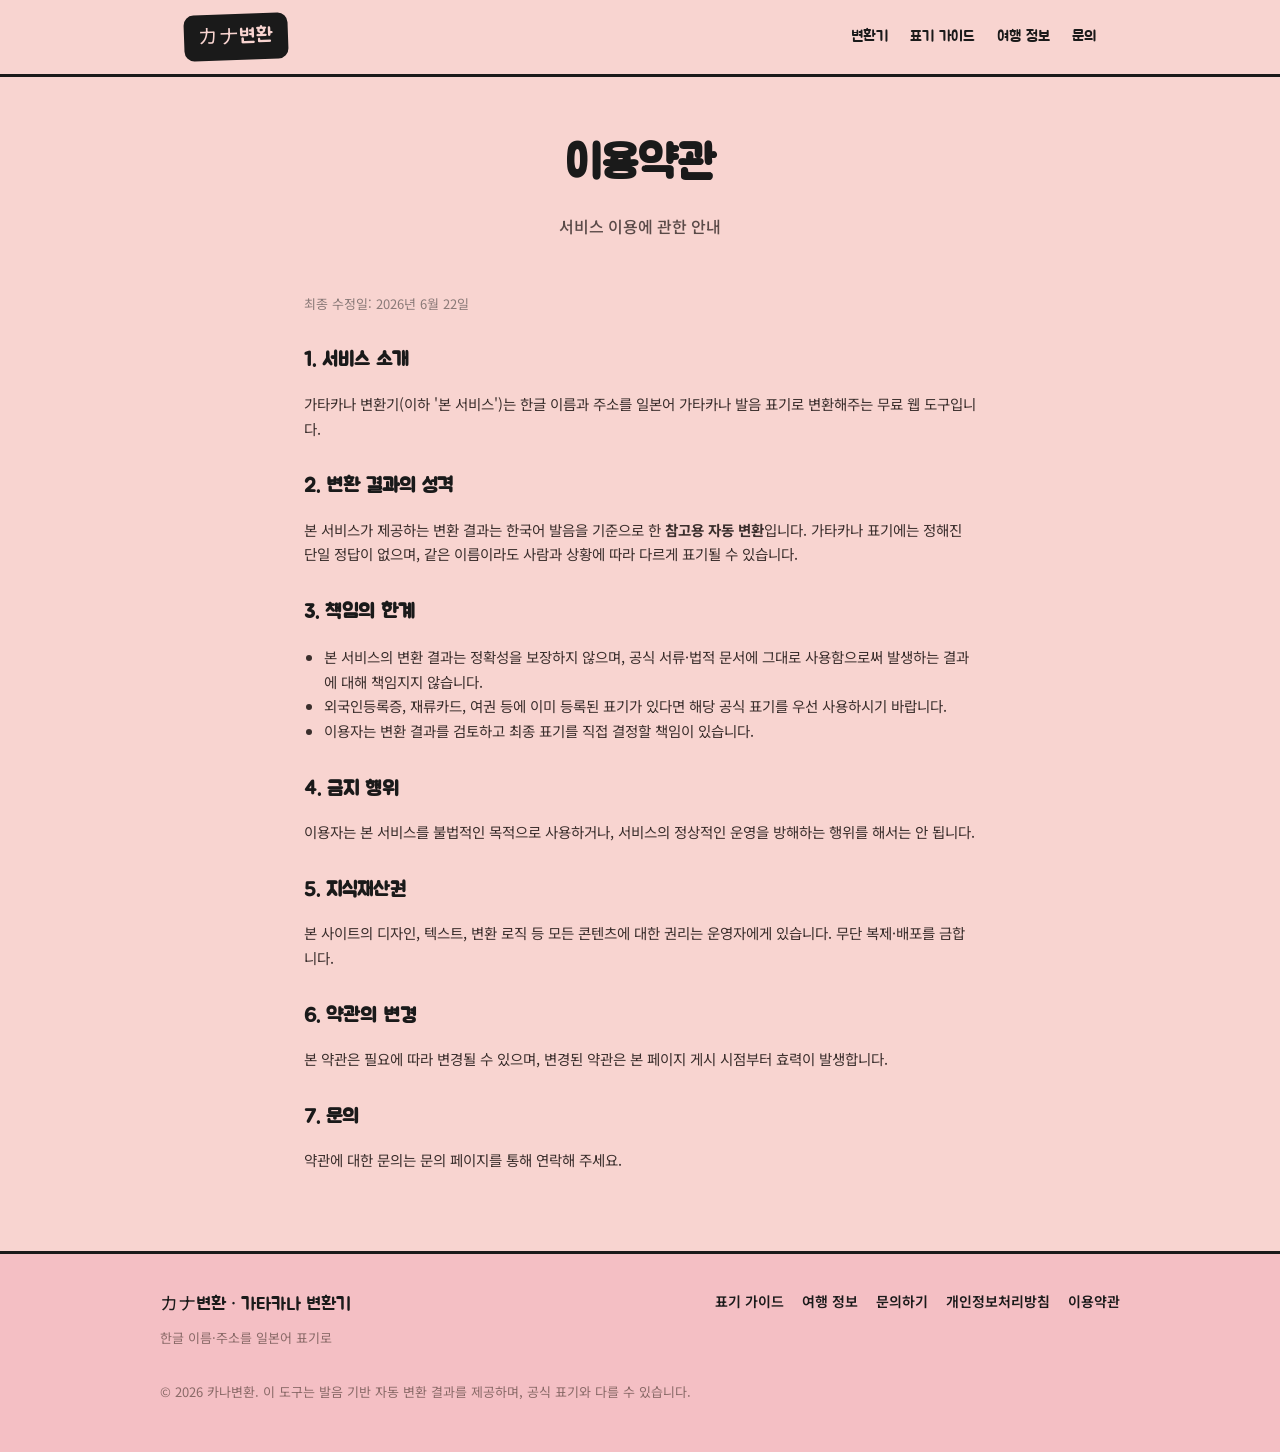
<file: terms.html>
<!DOCTYPE html>
<html lang="ko">
<head>
<script async src="https://pagead2.googlesyndication.com/pagead/js/adsbygoogle.js?client=ca-pub-5680068113267734"
     crossorigin="anonymous"></script>
<meta charset="UTF-8">
<meta name="viewport" content="width=device-width, initial-scale=1.0">
<title>이용약관 | 가타카나 변환기</title>
<meta name="description" content="가타카나 변환기 서비스 이용약관입니다. 서비스 이용 조건과 책임 범위를 안내합니다.">
<link rel="preconnect" href="https://fonts.googleapis.com">
<link rel="preconnect" href="https://fonts.gstatic.com" crossorigin>
<link href="https://fonts.googleapis.com/css2?family=Jua&family=Noto+Sans+KR:wght@400;500;700&display=swap" rel="stylesheet">
<link rel="stylesheet" href="style.css">
</head>
<body>

  <header class="site-header">
    <div class="header-inner">
      <a href="index.html" class="logo">カナ변환</a>
      <button class="nav-toggle" aria-label="메뉴 열기" aria-expanded="false">
        <span></span><span></span><span></span>
      </button>
      <nav class="header-nav">
        <a href="index.html" class="nav-link">변환기</a>
        <a href="guide.html" class="nav-link">표기 가이드</a>
        <a href="travel.html" class="nav-link">여행 정보</a>
        <a href="contact.html" class="nav-link">문의</a>
      </nav>
    </div>
  </header>

  <main>
    <div class="page-header">
      <h1>이용약관</h1>
      <p>서비스 이용에 관한 안내</p>
    </div>

    <div class="legal">
      <p class="updated">최종 수정일: 2026년 6월 22일</p>

      <h2>1. 서비스 소개</h2>
      <p>가타카나 변환기(이하 '본 서비스')는 한글 이름과 주소를 일본어 가타카나 발음 표기로 변환해주는 무료 웹 도구입니다.</p>

      <h2>2. 변환 결과의 성격</h2>
      <p>본 서비스가 제공하는 변환 결과는 한국어 발음을 기준으로 한 <strong>참고용 자동 변환</strong>입니다. 가타카나 표기에는 정해진 단일 정답이 없으며, 같은 이름이라도 사람과 상황에 따라 다르게 표기될 수 있습니다.</p>

      <h2>3. 책임의 한계</h2>
      <ul>
        <li>본 서비스의 변환 결과는 정확성을 보장하지 않으며, 공식 서류·법적 문서에 그대로 사용함으로써 발생하는 결과에 대해 책임지지 않습니다.</li>
        <li>외국인등록증, 재류카드, 여권 등에 이미 등록된 표기가 있다면 해당 공식 표기를 우선 사용하시기 바랍니다.</li>
        <li>이용자는 변환 결과를 검토하고 최종 표기를 직접 결정할 책임이 있습니다.</li>
      </ul>

      <h2>4. 금지 행위</h2>
      <p>이용자는 본 서비스를 불법적인 목적으로 사용하거나, 서비스의 정상적인 운영을 방해하는 행위를 해서는 안 됩니다.</p>

      <h2>5. 지식재산권</h2>
      <p>본 사이트의 디자인, 텍스트, 변환 로직 등 모든 콘텐츠에 대한 권리는 운영자에게 있습니다. 무단 복제·배포를 금합니다.</p>

      <h2>6. 약관의 변경</h2>
      <p>본 약관은 필요에 따라 변경될 수 있으며, 변경된 약관은 본 페이지 게시 시점부터 효력이 발생합니다.</p>

      <h2>7. 문의</h2>
      <p>약관에 대한 문의는 <a href="contact.html">문의 페이지</a>를 통해 연락해 주세요.</p>
    </div>
  </main>

  <footer class="site-footer">
    <div class="footer-inner">
      <div>
        <div class="footer-brand">カナ변환 · 가타카나 변환기</div>
        <p style="font-size:13px; color:#8A6A68; margin:6px 0 0;">한글 이름·주소를 일본어 표기로</p>
      </div>
      <nav class="footer-links" aria-label="사이트 정보">
        <a href="guide.html">표기 가이드</a>
        <a href="travel.html">여행 정보</a>
        <a href="contact.html">문의하기</a>
        <a href="privacy.html">개인정보처리방침</a>
        <a href="terms.html">이용약관</a>
      </nav>
      <p class="footer-copy">© 2026 카나변환. 이 도구는 발음 기반 자동 변환 결과를 제공하며, 공식 표기와 다를 수 있습니다.</p>
    </div>
  </footer>

  <script src="script.js"></script>
</body>
</html>
</file>
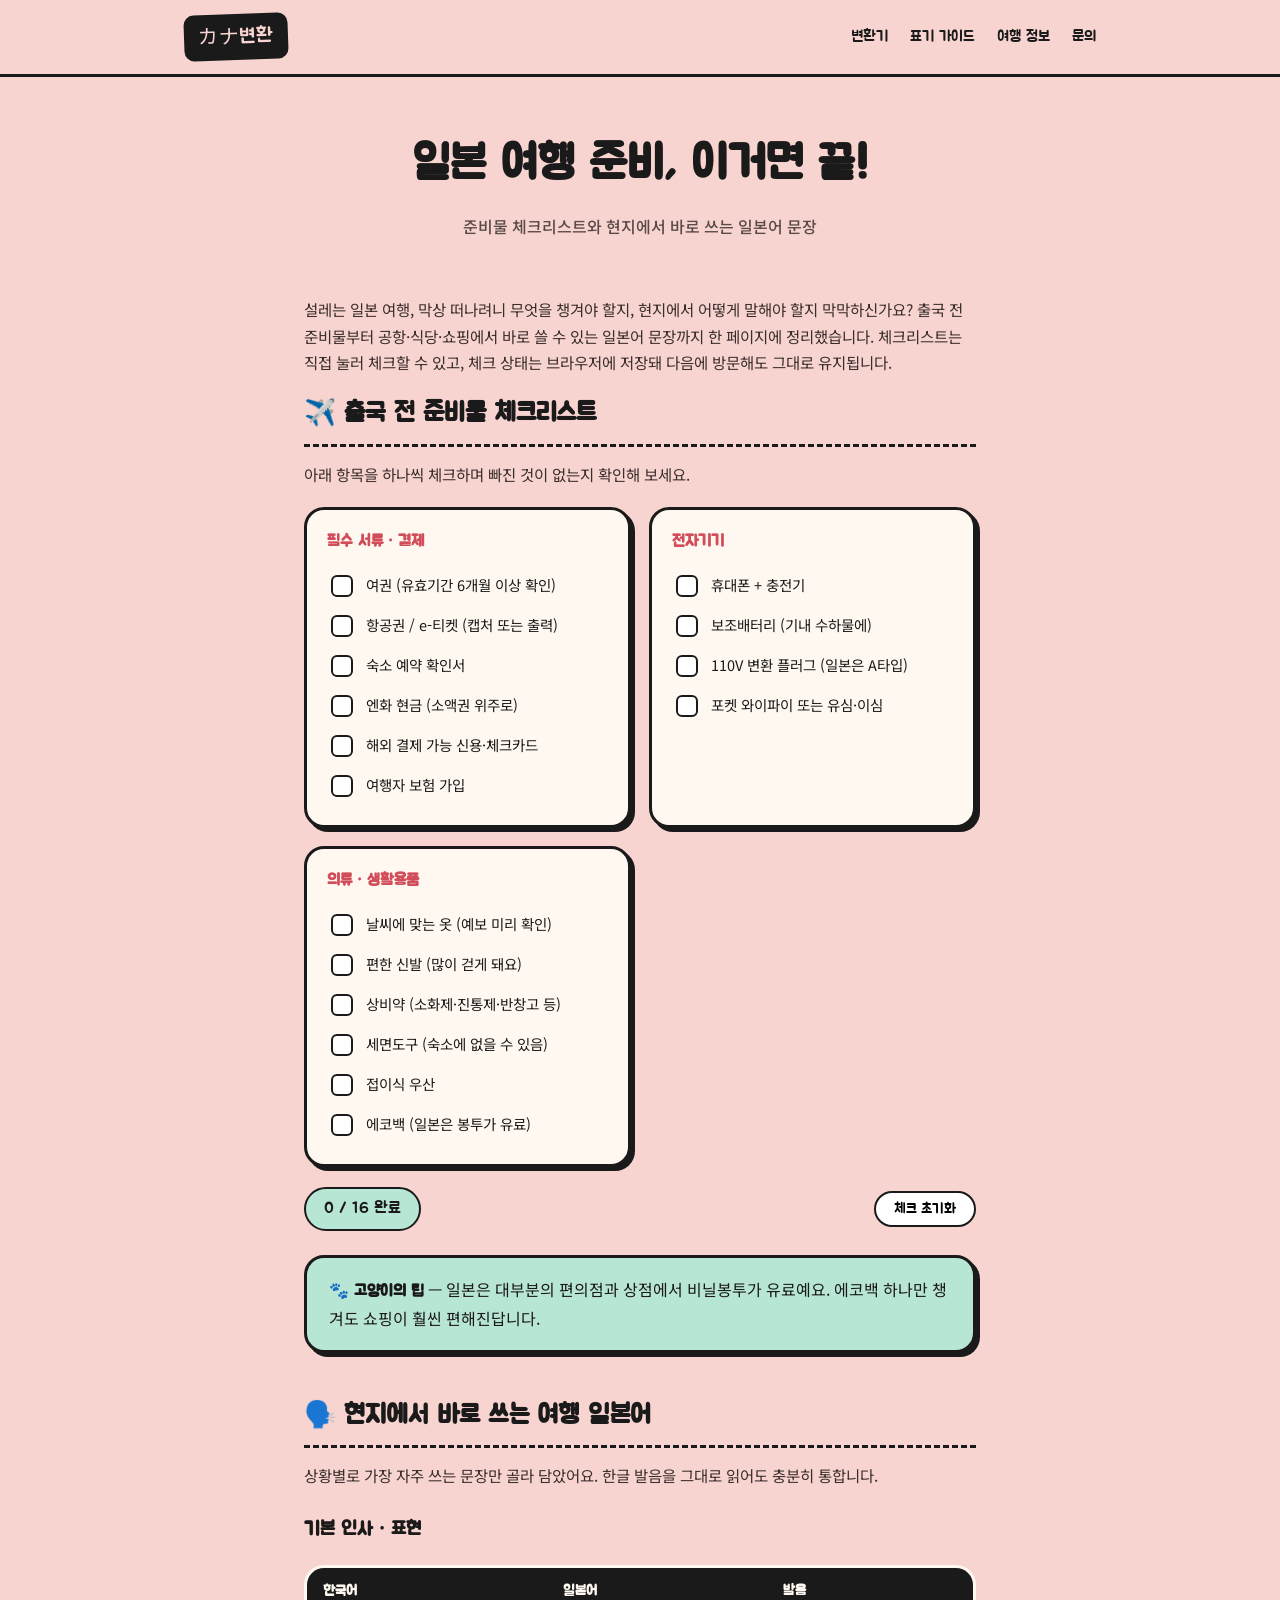
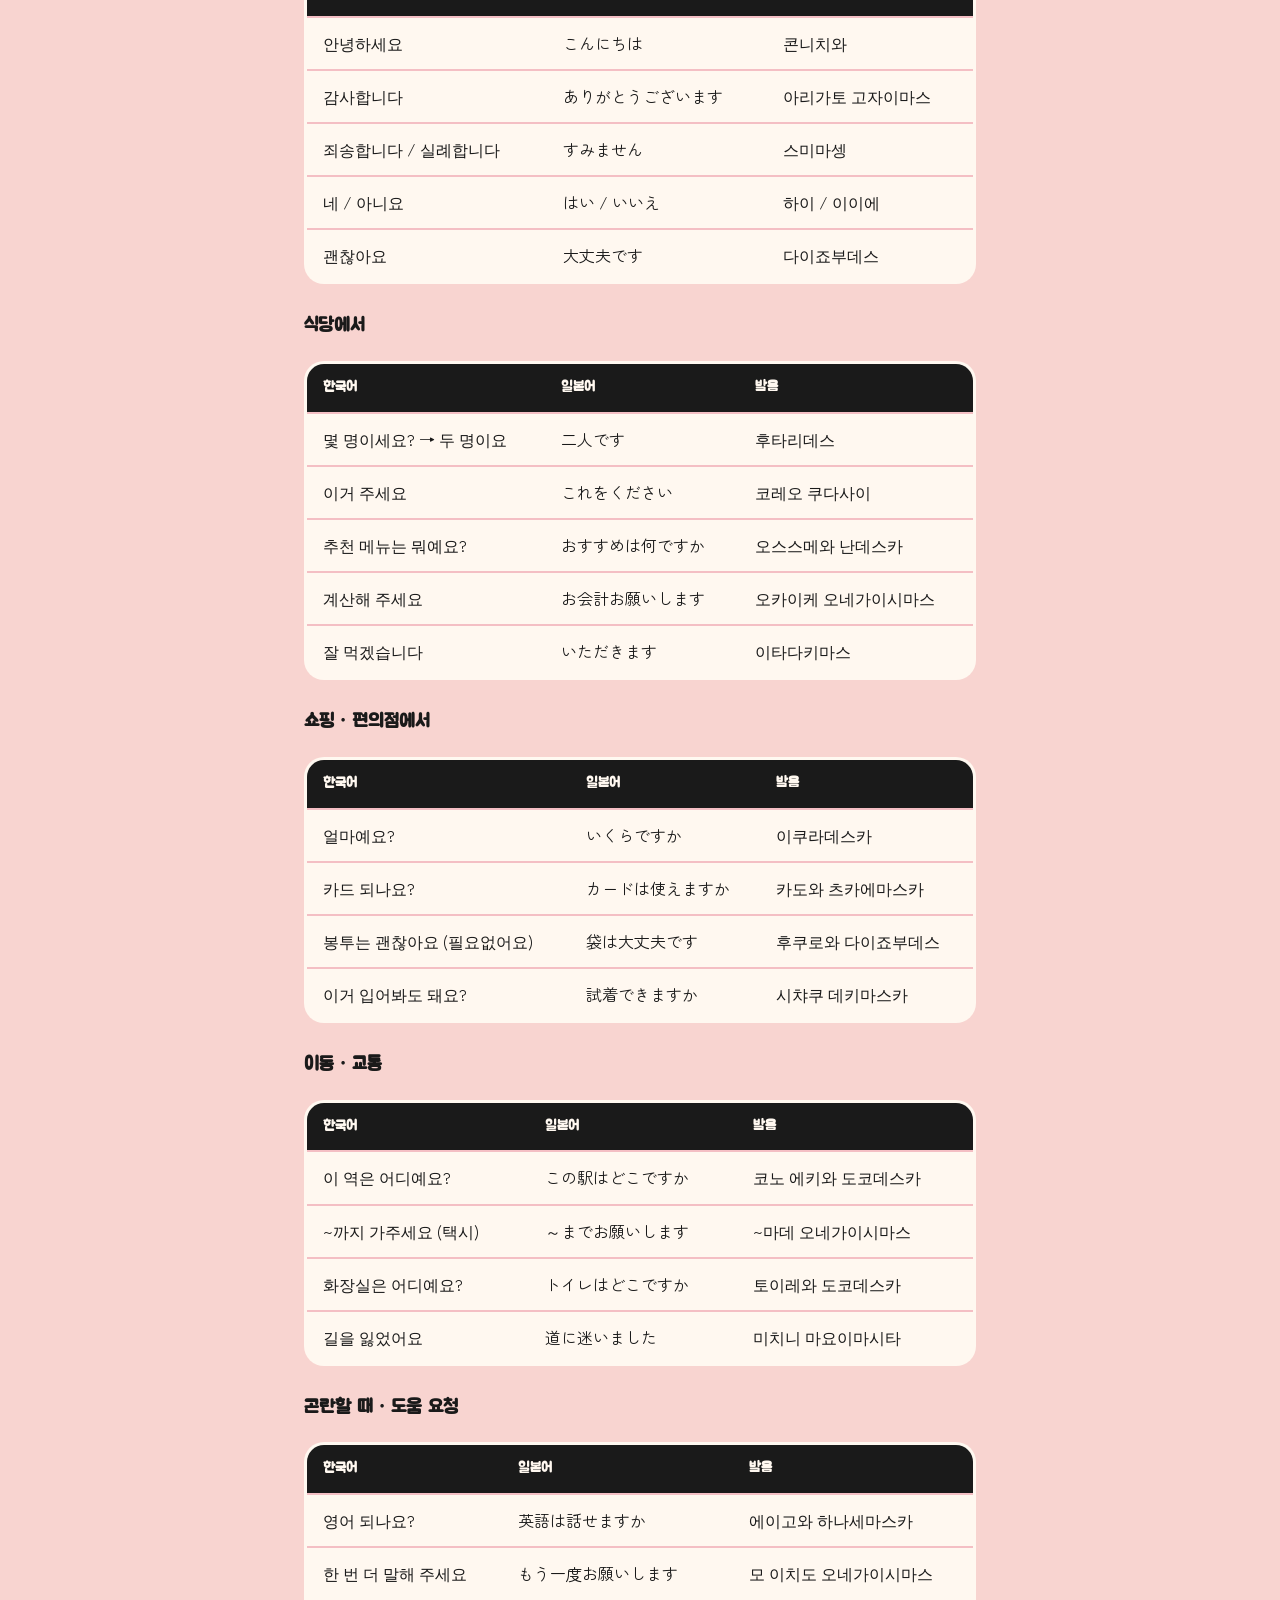
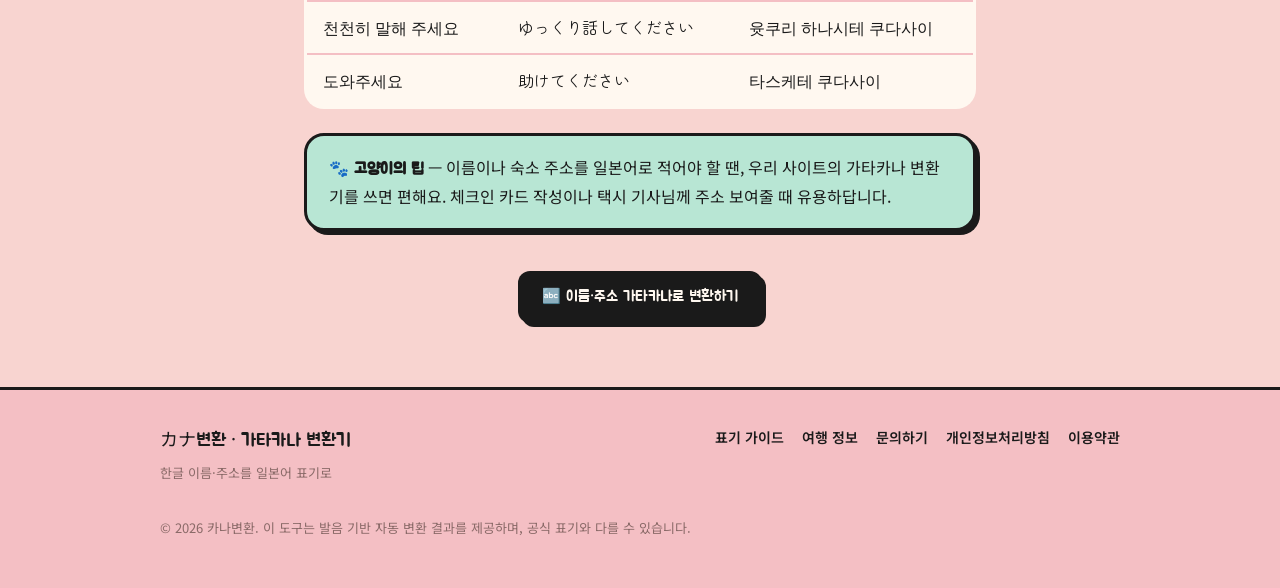
<file: travel.html>
<!DOCTYPE html>
<html lang="ko">
<head>
<script async src="https://pagead2.googlesyndication.com/pagead/js/adsbygoogle.js?client=ca-pub-5680068113267734"
     crossorigin="anonymous"></script>
<meta charset="UTF-8">
<meta name="viewport" content="width=device-width, initial-scale=1.0">
<title>일본 여행 준비물 체크리스트 & 여행 일본어 | 가타카나 변환기</title>
<meta name="description" content="일본 여행 전 꼭 챙겨야 할 준비물 체크리스트와, 현지에서 바로 쓸 수 있는 여행 일본어 문장을 발음과 함께 정리했습니다. 공항, 식당, 쇼핑, 교통 상황별 표현 모음.">
<meta name="keywords" content="일본여행 준비물, 일본여행 체크리스트, 여행 일본어, 일본어 회화, 일본 여행 필수 문장">
<meta property="og:title" content="일본 여행 준비물 체크리스트 & 여행 일본어">
<meta property="og:description" content="일본 여행 전 준비물과 바로 쓰는 일본어 문장 모음">
<meta property="og:type" content="article">
<link rel="preconnect" href="https://fonts.googleapis.com">
<link rel="preconnect" href="https://fonts.gstatic.com" crossorigin>
<link href="https://fonts.googleapis.com/css2?family=Jua&family=Noto+Sans+KR:wght@400;500;700&family=Zen+Maru+Gothic:wght@500;700&family=Zen+Kaku+Gothic+New:wght@500;700&display=swap" rel="stylesheet">
<link rel="stylesheet" href="style.css">
</head>
<body>

  <header class="site-header">
    <div class="header-inner">
      <a href="index.html" class="logo">カナ변환</a>
      <button class="nav-toggle" aria-label="메뉴 열기" aria-expanded="false">
        <span></span><span></span><span></span>
      </button>
      <nav class="header-nav">
        <a href="index.html" class="nav-link">변환기</a>
        <a href="guide.html" class="nav-link">표기 가이드</a>
        <a href="travel.html" class="nav-link">여행 정보</a>
        <a href="contact.html" class="nav-link">문의</a>
      </nav>
    </div>
  </header>

  <main>
    <div class="page-header">
      <h1>일본 여행 준비, 이거면 끝!</h1>
      <p>준비물 체크리스트와 현지에서 바로 쓰는 일본어 문장</p>
    </div>

    <article class="article">
      <p>설레는 일본 여행, 막상 떠나려니 무엇을 챙겨야 할지, 현지에서 어떻게 말해야 할지 막막하신가요? 출국 전 준비물부터 공항·식당·쇼핑에서 바로 쓸 수 있는 일본어 문장까지 한 페이지에 정리했습니다. 체크리스트는 직접 눌러 체크할 수 있고, 체크 상태는 브라우저에 저장돼 다음에 방문해도 그대로 유지됩니다.</p>

      <h2>✈️ 출국 전 준비물 체크리스트</h2>
      <p>아래 항목을 하나씩 체크하며 빠진 것이 없는지 확인해 보세요.</p>

      <div class="checklist" id="checklist">
        <div class="checklist-group">
          <h3>필수 서류 · 결제</h3>
          <label class="check-item"><input type="checkbox" data-key="t1"><span>여권 (유효기간 6개월 이상 확인)</span></label>
          <label class="check-item"><input type="checkbox" data-key="t2"><span>항공권 / e-티켓 (캡처 또는 출력)</span></label>
          <label class="check-item"><input type="checkbox" data-key="t3"><span>숙소 예약 확인서</span></label>
          <label class="check-item"><input type="checkbox" data-key="t4"><span>엔화 현금 (소액권 위주로)</span></label>
          <label class="check-item"><input type="checkbox" data-key="t5"><span>해외 결제 가능 신용·체크카드</span></label>
          <label class="check-item"><input type="checkbox" data-key="t6"><span>여행자 보험 가입</span></label>
        </div>

        <div class="checklist-group">
          <h3>전자기기</h3>
          <label class="check-item"><input type="checkbox" data-key="t7"><span>휴대폰 + 충전기</span></label>
          <label class="check-item"><input type="checkbox" data-key="t8"><span>보조배터리 (기내 수하물에)</span></label>
          <label class="check-item"><input type="checkbox" data-key="t9"><span>110V 변환 플러그 (일본은 A타입)</span></label>
          <label class="check-item"><input type="checkbox" data-key="t10"><span>포켓 와이파이 또는 유심·이심</span></label>
        </div>

        <div class="checklist-group">
          <h3>의류 · 생활용품</h3>
          <label class="check-item"><input type="checkbox" data-key="t11"><span>날씨에 맞는 옷 (예보 미리 확인)</span></label>
          <label class="check-item"><input type="checkbox" data-key="t12"><span>편한 신발 (많이 걷게 돼요)</span></label>
          <label class="check-item"><input type="checkbox" data-key="t13"><span>상비약 (소화제·진통제·반창고 등)</span></label>
          <label class="check-item"><input type="checkbox" data-key="t14"><span>세면도구 (숙소에 없을 수 있음)</span></label>
          <label class="check-item"><input type="checkbox" data-key="t15"><span>접이식 우산</span></label>
          <label class="check-item"><input type="checkbox" data-key="t16"><span>에코백 (일본은 봉투가 유료)</span></label>
        </div>
      </div>

      <div class="checklist-actions">
        <span class="check-progress" id="check-progress">0 / 16 완료</span>
        <button type="button" class="btn-reset" id="reset-checklist">체크 초기화</button>
      </div>

      <div class="callout">
        <strong>🐾 고양이의 팁</strong> — 일본은 대부분의 편의점과 상점에서 비닐봉투가 유료예요. 에코백 하나만 챙겨도 쇼핑이 훨씬 편해진답니다.
      </div>

      <h2>🗣️ 현지에서 바로 쓰는 여행 일본어</h2>
      <p>상황별로 가장 자주 쓰는 문장만 골라 담았어요. 한글 발음을 그대로 읽어도 충분히 통합니다.</p>

      <h3>기본 인사 · 표현</h3>
      <table class="example-table">
        <thead><tr><th>한국어</th><th>일본어</th><th>발음</th></tr></thead>
        <tbody>
          <tr><td>안녕하세요</td><td>こんにちは</td><td>콘니치와</td></tr>
          <tr><td>감사합니다</td><td>ありがとうございます</td><td>아리가토 고자이마스</td></tr>
          <tr><td>죄송합니다 / 실례합니다</td><td>すみません</td><td>스미마셍</td></tr>
          <tr><td>네 / 아니요</td><td>はい / いいえ</td><td>하이 / 이이에</td></tr>
          <tr><td>괜찮아요</td><td>大丈夫です</td><td>다이죠부데스</td></tr>
        </tbody>
      </table>

      <h3>식당에서</h3>
      <table class="example-table">
        <thead><tr><th>한국어</th><th>일본어</th><th>발음</th></tr></thead>
        <tbody>
          <tr><td>몇 명이세요? → 두 명이요</td><td>二人です</td><td>후타리데스</td></tr>
          <tr><td>이거 주세요</td><td>これをください</td><td>코레오 쿠다사이</td></tr>
          <tr><td>추천 메뉴는 뭐예요?</td><td>おすすめは何ですか</td><td>오스스메와 난데스카</td></tr>
          <tr><td>계산해 주세요</td><td>お会計お願いします</td><td>오카이케 오네가이시마스</td></tr>
          <tr><td>잘 먹겠습니다</td><td>いただきます</td><td>이타다키마스</td></tr>
        </tbody>
      </table>

      <h3>쇼핑 · 편의점에서</h3>
      <table class="example-table">
        <thead><tr><th>한국어</th><th>일본어</th><th>발음</th></tr></thead>
        <tbody>
          <tr><td>얼마예요?</td><td>いくらですか</td><td>이쿠라데스카</td></tr>
          <tr><td>카드 되나요?</td><td>カードは使えますか</td><td>카도와 츠카에마스카</td></tr>
          <tr><td>봉투는 괜찮아요 (필요없어요)</td><td>袋は大丈夫です</td><td>후쿠로와 다이죠부데스</td></tr>
          <tr><td>이거 입어봐도 돼요?</td><td>試着できますか</td><td>시챠쿠 데키마스카</td></tr>
        </tbody>
      </table>

      <h3>이동 · 교통</h3>
      <table class="example-table">
        <thead><tr><th>한국어</th><th>일본어</th><th>발음</th></tr></thead>
        <tbody>
          <tr><td>이 역은 어디예요?</td><td>この駅はどこですか</td><td>코노 에키와 도코데스카</td></tr>
          <tr><td>~까지 가주세요 (택시)</td><td>～までお願いします</td><td>~마데 오네가이시마스</td></tr>
          <tr><td>화장실은 어디예요?</td><td>トイレはどこですか</td><td>토이레와 도코데스카</td></tr>
          <tr><td>길을 잃었어요</td><td>道に迷いました</td><td>미치니 마요이마시타</td></tr>
        </tbody>
      </table>

      <h3>곤란할 때 · 도움 요청</h3>
      <table class="example-table">
        <thead><tr><th>한국어</th><th>일본어</th><th>발음</th></tr></thead>
        <tbody>
          <tr><td>영어 되나요?</td><td>英語は話せますか</td><td>에이고와 하나세마스카</td></tr>
          <tr><td>한 번 더 말해 주세요</td><td>もう一度お願いします</td><td>모 이치도 오네가이시마스</td></tr>
          <tr><td>천천히 말해 주세요</td><td>ゆっくり話してください</td><td>윳쿠리 하나시테 쿠다사이</td></tr>
          <tr><td>도와주세요</td><td>助けてください</td><td>타스케테 쿠다사이</td></tr>
        </tbody>
      </table>

      <div class="callout">
        <strong>🐾 고양이의 팁</strong> — 이름이나 숙소 주소를 일본어로 적어야 할 땐, 우리 사이트의 <a href="index.html#name">가타카나 변환기</a>를 쓰면 편해요. 체크인 카드 작성이나 택시 기사님께 주소 보여줄 때 유용하답니다.
      </div>

      <div style="text-align:center; margin-top:40px;">
        <a href="index.html#name" class="btn-copy" style="text-decoration:none;">🔤 이름·주소 가타카나로 변환하기</a>
      </div>
    </article>
  </main>

  <footer class="site-footer">
    <div class="footer-inner">
      <div>
        <div class="footer-brand">カナ변환 · 가타카나 변환기</div>
        <p style="font-size:13px; color:#8A6A68; margin:6px 0 0;">한글 이름·주소를 일본어 표기로</p>
      </div>
      <nav class="footer-links" aria-label="사이트 정보">
        <a href="guide.html">표기 가이드</a>
        <a href="travel.html">여행 정보</a>
        <a href="contact.html">문의하기</a>
        <a href="privacy.html">개인정보처리방침</a>
        <a href="terms.html">이용약관</a>
      </nav>
      <p class="footer-copy">© 2026 카나변환. 이 도구는 발음 기반 자동 변환 결과를 제공하며, 공식 표기와 다를 수 있습니다.</p>
    </div>
  </footer>

  <script src="script.js"></script>
</body>
</html>
</file>
<file: style.css>
/* ===========================================
   가타카나 변환기 v2 — 손그림 일러스트 스타일
   레퍼런스: 굵은 검정 손그림 + 파스텔 핑크 + 통통한 산세리프
   =========================================== */

:root {
  --pink: #F8D4D0;
  --pink-deep: #F4BFC4;
  --ink: #1A1A1A;
  --cream: #FFF8F0;
  --white: #FFFFFF;
  --yellow: #FFE45C;
  --blush: #F8A8B0;
  --mint: #B8E6D4;

  --font-head: 'Jua', 'Noto Sans KR', sans-serif;
  --font-body: 'Noto Sans KR', sans-serif;
  --font-jp: 'Zen Maru Gothic', 'Zen Kaku Gothic New', sans-serif;

  --border: 3px solid var(--ink);
  --border-thick: 4px solid var(--ink);
  --radius: 20px;
  --shadow-pop: 6px 6px 0 var(--ink);
  --shadow-pop-sm: 4px 4px 0 var(--ink);
  --max-width: 960px;
}

* { box-sizing: border-box; }
html { scroll-behavior: smooth; }

body {
  margin: 0;
  background: var(--pink);
  color: var(--ink);
  font-family: var(--font-body);
  line-height: 1.7;
  -webkit-font-smoothing: antialiased;
}

a { color: inherit; text-decoration: none; }
::selection { background: var(--yellow); color: var(--ink); }

img, svg { max-width: 100%; display: block; }

/* ===========================================
   Header
   =========================================== */
.site-header {
  position: sticky;
  top: 0;
  z-index: 50;
  background: var(--pink);
  border-bottom: var(--border);
}

.header-inner {
  max-width: var(--max-width);
  margin: 0 auto;
  padding: 14px 24px;
  display: flex;
  align-items: center;
  justify-content: space-between;
  gap: 16px;
}

.logo {
  display: inline-flex;
  align-items: center;
  background: var(--ink);
  color: var(--pink);
  font-family: var(--font-head);
  font-size: 20px;
  padding: 6px 14px;
  border-radius: 10px;
  transform: rotate(-2deg);
  letter-spacing: 0.02em;
}

.header-nav {
  display: flex;
  gap: 22px;
  flex-wrap: wrap;
}

.nav-link {
  font-family: var(--font-head);
  font-size: 15px;
  color: var(--ink);
  transition: color 0.15s;
  position: relative;
}
.nav-link:hover { color: #D14D5A; }

.nav-toggle { display: none; }

/* ===========================================
   Hero
   =========================================== */
.hero {
  max-width: var(--max-width);
  margin: 0 auto;
  padding: 56px 24px 32px;
  text-align: center;
}

.hero-title {
  font-family: var(--font-head);
  font-size: clamp(34px, 7vw, 68px);
  line-height: 1.1;
  margin: 0 0 18px;
  letter-spacing: -0.01em;
}

.hero-title .pop {
  display: inline-block;
  background: var(--yellow);
  padding: 0 12px;
  border-radius: 10px;
  transform: rotate(-1.5deg);
  border: var(--border);
}

.hero-sub {
  font-size: 17px;
  max-width: 520px;
  margin: 0 auto 28px;
  color: #5A4A48;
  font-weight: 500;
}

.hero-mascot {
  max-width: 280px;
  margin: 8px auto 0;
}

/* ===========================================
   Converter Card
   =========================================== */
.converter-wrap {
  max-width: 680px;
  margin: 0 auto;
  padding: 0 24px 64px;
}

.converter-card {
  background: var(--cream);
  border: var(--border-thick);
  border-radius: var(--radius);
  padding: 32px;
  box-shadow: var(--shadow-pop);
}

.converter-card + .converter-card { margin-top: 32px; }

.card-tag {
  display: inline-block;
  font-family: var(--font-head);
  font-size: 14px;
  background: var(--ink);
  color: var(--cream);
  padding: 5px 14px;
  border-radius: 999px;
  margin-bottom: 16px;
}

.card-title {
  font-family: var(--font-head);
  font-size: 24px;
  margin: 0 0 8px;
}

.card-desc {
  font-size: 14.5px;
  color: #6A5654;
  margin: 0 0 24px;
}

.field-group { display: flex; flex-direction: column; gap: 8px; }

.field-label {
  font-family: var(--font-head);
  font-size: 15px;
}
.label-editable { color: #D14D5A; font-size: 13px; font-family: var(--font-body); }

.field-input {
  width: 100%;
  font-family: var(--font-jp);
  font-size: 19px;
  padding: 15px 18px;
  border: var(--border);
  border-radius: 14px;
  background: var(--white);
  color: var(--ink);
  transition: box-shadow 0.12s, transform 0.12s;
}
.field-input::placeholder { color: #C0A8A6; font-family: var(--font-body); font-size: 15px; }
.field-input:focus {
  outline: none;
  box-shadow: var(--shadow-pop-sm);
  transform: translate(-1px, -1px);
}

.field-textarea { resize: vertical; min-height: 60px; }

.arrow-divider {
  display: flex;
  justify-content: center;
  padding: 16px 0;
}
.arrow-divider span {
  font-family: var(--font-head);
  font-size: 28px;
  background: var(--yellow);
  border: var(--border);
  border-radius: 50%;
  width: 50px;
  height: 50px;
  display: flex;
  align-items: center;
  justify-content: center;
  transform: rotate(3deg);
}

.field-output { background: var(--mint); font-weight: 600; }

.result-actions {
  display: flex;
  align-items: center;
  gap: 14px;
  margin-top: 22px;
}

.btn-copy {
  font-family: var(--font-head);
  display: inline-flex;
  align-items: center;
  gap: 8px;
  background: var(--ink);
  color: var(--cream);
  border: none;
  padding: 13px 24px;
  border-radius: 12px;
  font-size: 15px;
  cursor: pointer;
  box-shadow: var(--shadow-pop-sm);
  transition: transform 0.1s, box-shadow 0.1s;
}
.btn-copy:hover { transform: translate(-1px, -1px); box-shadow: 5px 5px 0 var(--ink); }
.btn-copy:active { transform: translate(2px, 2px); box-shadow: 2px 2px 0 var(--ink); }

.copy-feedback {
  font-family: var(--font-head);
  font-size: 14px;
  color: #D14D5A;
  opacity: 0;
  transition: opacity 0.2s;
}
.copy-feedback.visible { opacity: 1; }

/* Surname chips */
.surname-hint { margin-top: 26px; }
.surname-hint-title { font-family: var(--font-head); font-size: 14px; margin: 0 0 12px; }
.surname-chips { display: flex; gap: 8px; flex-wrap: wrap; }
.chip {
  font-family: var(--font-body);
  font-weight: 600;
  font-size: 14px;
  background: var(--white);
  border: 2.5px solid var(--ink);
  color: var(--ink);
  padding: 7px 14px;
  border-radius: 999px;
  cursor: pointer;
  transition: background 0.12s, transform 0.1s;
}
.chip:hover { background: var(--yellow); transform: translateY(-2px); }

.note-box {
  margin-top: 18px;
  font-size: 13px;
  color: #6A5654;
  background: var(--pink);
  border-radius: 12px;
  padding: 12px 16px;
}

/* ===========================================
   Content Sections (가이드/정보성 콘텐츠)
   =========================================== */
.content-section {
  max-width: var(--max-width);
  margin: 0 auto;
  padding: 48px 24px;
}

.section-heading {
  font-family: var(--font-head);
  font-size: clamp(26px, 4vw, 38px);
  margin: 0 0 12px;
  display: inline-block;
}
.section-heading.marker {
  background: var(--yellow);
  padding: 2px 14px;
  border-radius: 10px;
  border: 2.5px solid var(--ink);
  transform: rotate(-1deg);
}

.section-lead {
  font-size: 16px;
  color: #5A4A48;
  max-width: 640px;
  margin: 0 0 32px;
  font-weight: 500;
}

.info-grid {
  display: grid;
  grid-template-columns: repeat(3, 1fr);
  gap: 20px;
}

.info-card {
  background: var(--cream);
  border: var(--border);
  border-radius: var(--radius);
  padding: 24px;
  box-shadow: var(--shadow-pop-sm);
}
.info-card h3 { font-family: var(--font-head); font-size: 18px; margin: 0 0 10px; }
.info-card p { font-size: 14px; color: #6A5654; margin: 0; }
.info-card .emoji { font-size: 30px; display: block; margin-bottom: 10px; }

/* Article (가이드 본문) */
.article {
  max-width: 720px;
  margin: 0 auto;
  padding: 48px 24px 64px;
}
.article h2 {
  font-family: var(--font-head);
  font-size: 26px;
  margin: 40px 0 14px;
  border-bottom: 3px dashed var(--ink);
  padding-bottom: 8px;
}
.article h2:first-of-type { margin-top: 0; }
.article h3 { font-family: var(--font-head); font-size: 19px; margin: 26px 0 10px; }
.article p { font-size: 15.5px; margin: 0 0 16px; color: #3A2E2C; }
.article ul { padding-left: 22px; margin: 0 0 18px; }
.article li { margin-bottom: 8px; font-size: 15px; }
.article .example-table {
  width: 100%;
  border-collapse: collapse;
  margin: 18px 0;
  background: var(--cream);
  border: var(--border);
  border-radius: var(--radius);
  overflow: hidden;
}
.article .example-table th,
.article .example-table td {
  padding: 12px 16px;
  text-align: left;
  border-bottom: 2px solid var(--pink-deep);
}
.article .example-table th {
  background: var(--ink);
  color: var(--cream);
  font-family: var(--font-head);
  font-size: 14px;
}
.article .example-table td { font-family: var(--font-jp); font-size: 16px; }
.article .example-table tr:last-child td { border-bottom: none; }

.callout {
  background: var(--mint);
  border: var(--border);
  border-radius: var(--radius);
  padding: 18px 22px;
  margin: 24px 0;
  box-shadow: var(--shadow-pop-sm);
}
.callout strong { font-family: var(--font-head); }

/* Checklist (여행 준비물) */
.checklist {
  display: grid;
  grid-template-columns: repeat(2, 1fr);
  gap: 18px;
  margin: 20px 0;
}
.checklist-group {
  background: var(--cream);
  border: var(--border);
  border-radius: var(--radius);
  padding: 18px 20px;
  box-shadow: var(--shadow-pop-sm);
}
.checklist-group h3 {
  font-family: var(--font-head);
  font-size: 16px;
  margin: 0 0 12px;
  color: #D14D5A;
}
.check-item {
  display: flex;
  align-items: flex-start;
  gap: 10px;
  padding: 7px 0;
  cursor: pointer;
  font-size: 14.5px;
  line-height: 1.5;
}
.check-item input {
  appearance: none;
  -webkit-appearance: none;
  width: 22px;
  height: 22px;
  border: 2.5px solid var(--ink);
  border-radius: 6px;
  background: var(--white);
  cursor: pointer;
  flex-shrink: 0;
  margin-top: 1px;
  position: relative;
  transition: background 0.12s;
}
.check-item input:checked { background: var(--yellow); }
.check-item input:checked::after {
  content: '✓';
  position: absolute;
  top: 50%;
  left: 50%;
  transform: translate(-50%, -55%);
  font-size: 15px;
  font-weight: 800;
  color: var(--ink);
}
.check-item input:checked + span {
  text-decoration: line-through;
  color: #A89A98;
}
.checklist-actions {
  display: flex;
  align-items: center;
  justify-content: space-between;
  flex-wrap: wrap;
  gap: 12px;
  margin: 8px 0 4px;
}
.check-progress {
  font-family: var(--font-head);
  font-size: 16px;
  background: var(--mint);
  border: 2.5px solid var(--ink);
  border-radius: 999px;
  padding: 6px 18px;
}
.btn-reset {
  font-family: var(--font-head);
  font-size: 14px;
  background: var(--white);
  border: 2.5px solid var(--ink);
  border-radius: 999px;
  padding: 7px 18px;
  cursor: pointer;
  transition: background 0.12s;
}
.btn-reset:hover { background: var(--pink-deep); }

/* Page header for sub-pages */
.page-header {
  max-width: var(--max-width);
  margin: 0 auto;
  padding: 48px 24px 8px;
  text-align: center;
}
.page-header h1 {
  font-family: var(--font-head);
  font-size: clamp(30px, 5vw, 46px);
  margin: 0 0 10px;
}
.page-header p { color: #5A4A48; font-weight: 500; margin: 0; }

/* Legal / text pages */
.legal {
  max-width: 720px;
  margin: 0 auto;
  padding: 32px 24px 64px;
}
.legal h2 { font-family: var(--font-head); font-size: 20px; margin: 28px 0 10px; }
.legal p, .legal li { font-size: 14.5px; color: #3A2E2C; }
.legal ul { padding-left: 20px; }
.legal .updated { font-size: 13px; color: #8A7A78; margin-bottom: 24px; }

/* Contact */
.contact-card {
  max-width: 560px;
  margin: 0 auto;
  background: var(--cream);
  border: var(--border-thick);
  border-radius: var(--radius);
  padding: 32px;
  box-shadow: var(--shadow-pop);
}
.contact-row {
  display: flex;
  align-items: center;
  gap: 14px;
  padding: 14px 0;
  border-bottom: 2px dashed var(--pink-deep);
}
.contact-row:last-child { border-bottom: none; }
.contact-row .emoji { font-size: 26px; }
.contact-row .label { font-family: var(--font-head); font-size: 15px; min-width: 70px; }
.contact-row .value { font-size: 15px; color: #3A2E2C; }

/* ===========================================
   Footer
   =========================================== */
.site-footer {
  border-top: var(--border);
  background: var(--pink-deep);
  padding: 36px 24px;
}
.footer-inner {
  max-width: var(--max-width);
  margin: 0 auto;
  display: flex;
  flex-wrap: wrap;
  gap: 24px;
  justify-content: space-between;
  align-items: flex-start;
}
.footer-brand { font-family: var(--font-head); font-size: 18px; }
.footer-links { display: flex; gap: 18px; flex-wrap: wrap; }
.footer-links a { font-size: 14px; font-weight: 600; transition: color 0.15s; }
.footer-links a:hover { color: #D14D5A; }
.footer-copy { width: 100%; font-size: 13px; color: #8A6A68; margin-top: 8px; }

/* ===========================================
   Responsive
   =========================================== */
@media (max-width: 760px) {
  .info-grid { grid-template-columns: 1fr; }
  .header-nav {
    position: absolute;
    top: 100%;
    left: 0;
    right: 0;
    background: var(--pink);
    border-bottom: var(--border);
    flex-direction: column;
    gap: 0;
    padding: 0;
    max-height: 0;
    overflow: hidden;
    transition: max-height 0.25s ease;
  }
  .header-nav.open { max-height: 400px; }
  .header-nav .nav-link {
    padding: 14px 24px;
    border-bottom: 2px dashed var(--pink-deep);
    width: 100%;
  }
  .nav-toggle {
    display: flex;
    flex-direction: column;
    gap: 5px;
    background: none;
    border: none;
    cursor: pointer;
    padding: 6px;
  }
  .nav-toggle span {
    width: 26px;
    height: 3px;
    background: var(--ink);
    border-radius: 2px;
  }
  .hero { padding: 40px 20px 24px; }
  .converter-card { padding: 24px; }
}

@media (prefers-reduced-motion: reduce) {
  html { scroll-behavior: auto; }
  * { transition-duration: 0.01ms !important; }
}

a:focus-visible, button:focus-visible, input:focus-visible, textarea:focus-visible {
  outline: 3px solid #D14D5A;
  outline-offset: 2px;
}
</file>
